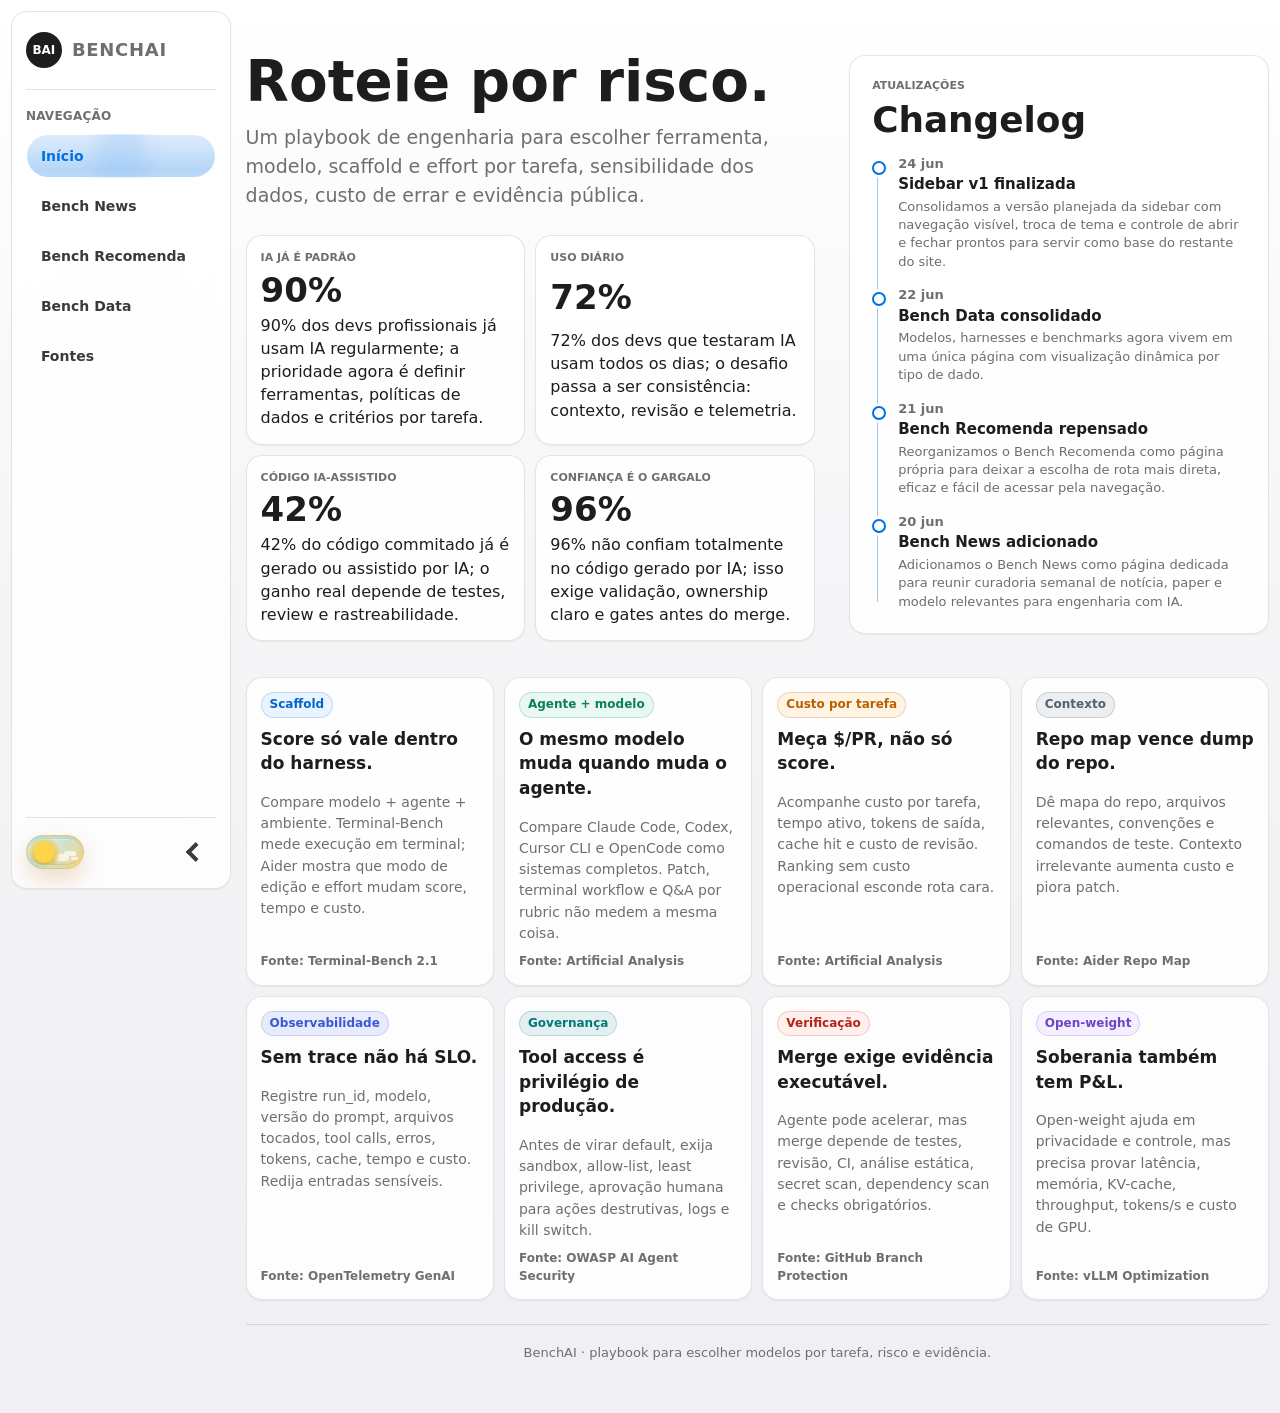
<file: site/index.html>
<!doctype html>
<html lang="pt-BR">
  <head>
    <meta charset="utf-8">
    <meta name="viewport" content="width=device-width, initial-scale=1">
    <title>BenchAI</title>
    <meta name="description" content="Playbook para escolher ferramentas e modelos de IA por tarefa, risco, governança, sensibilidade dos dados e evidência pública.">
    <meta name="theme-color" content="#f5f5f7">
    <link rel="canonical" href="https://bmb-bezerra.github.io/benchai/">
    <meta property="og:type" content="website">
    <meta property="og:site_name" content="BenchAI">
    <meta property="og:title" content="BenchAI">
    <meta property="og:description" content="Playbook para escolher ferramentas e modelos de IA por tarefa, risco, governança, sensibilidade dos dados e evidência pública.">
    <meta property="og:url" content="https://bmb-bezerra.github.io/benchai/">
    <meta name="twitter:card" content="summary">
    <meta name="twitter:title" content="BenchAI">
    <meta name="twitter:description" content="Playbook para escolher ferramentas e modelos de IA por tarefa, risco, governança, sensibilidade dos dados e evidência pública.">
    <link rel="stylesheet" href="assets/css/styles.css?v=20260625-sidebar-drop">
  </head>
  <body data-page="home">
    <a class="skip-link" href="#conteudo">Pular para o conteúdo</a>
    <button class="sidebar-reveal" id="sidebarReveal" type="button" aria-controls="sidebar" aria-expanded="true" aria-label="Mostrar sidebar" title="Mostrar sidebar"><span aria-hidden="true">☰</span></button>
    <header class="site-topbar" aria-label="Navegação compacta">
      <a class="topbar-brand" href="./">
        <span class="topbar-mark" aria-hidden="true">BAI</span>
        <span>BenchAI</span>
      </a>
      <nav class="topbar-nav" aria-label="Navegação principal compacta">
        <a href="./" data-nav-id="home" aria-current="page"><span>Início</span></a>
        <a href="bench-news.html" data-nav-id="bench-news"><span>Bench News</span></a>
        <a href="bench-recomenda.html" data-nav-id="bench-recomenda"><span>Bench Recomenda</span></a>
        <a href="bench-data.html" data-nav-id="bench-data"><span>Bench Data</span></a>
        <a href="fontes.html" data-nav-id="fontes"><span>Fontes</span></a>
      </nav>
      <div class="topbar-theme" data-theme-switch-host="topbar"></div>
    </header>

    <div class="app-shell">
      <aside class="sidebar" id="sidebar" aria-label="Navegação principal">
        <a class="brand" href="./">
          <span class="brand-mark" aria-hidden="true">BAI</span>
          <span>
            <span class="brand-title">BenchAI</span>
          </span>
        </a>
        <div class="sidebar-scroll">
          <div class="nav-label">Navegação</div>
          <nav class="nav-list" id="siteNav">
            <a href="./" data-nav-id="home" aria-current="page"><span class="nav-text">Início</span></a>
            <a href="bench-news.html" data-nav-id="bench-news"><span class="nav-text">Bench News</span></a>
            <a href="bench-recomenda.html" data-nav-id="bench-recomenda"><span class="nav-text">Bench Recomenda</span></a>
            <a href="bench-data.html" data-nav-id="bench-data"><span class="nav-text">Bench Data</span></a>
            <a href="fontes.html" data-nav-id="fontes"><span class="nav-text">Fontes</span></a>
          </nav>
        </div>
        <div class="sidebar-actions" aria-label="Controles da sidebar">
          <div class="sidebar-theme" data-theme-switch-host="sidebar">
            <button class="theme-switch" type="button" role="switch" aria-checked="false" aria-label="Mudar para tema escuro" title="Mudar para tema escuro" data-theme-switch>
              <span class="theme-switch-track" aria-hidden="true">
                <span class="theme-switch-thumb"></span>
              </span>
            </button>
          </div>
          <button class="sidebar-collapse" id="sidebarCollapse" type="button" aria-controls="sidebar" aria-label="Ocultar sidebar" title="Ocultar sidebar">‹</button>
        </div>
      </aside>

      <main class="main" id="conteudo">
        <section class="page-hero home-hero">
          <div class="home-intro">
            <h1>Roteie por risco.</h1>
            <p>
              Um playbook de engenharia para escolher ferramenta, modelo, scaffold e effort por tarefa,
              sensibilidade dos dados, custo de errar e evidência pública.
            </p>
          </div>
          <aside class="changelog-card" aria-labelledby="changelog-title">
            <div class="changelog-head">
              <div>
                <p class="eyebrow">Atualizações</p>
                <h2 id="changelog-title">Changelog</h2>
              </div>
            </div>
            <!-- Manter somente as 4 ultimas atualizacoes para o card nao crescer na home. -->
            <ol class="changelog-list" aria-label="Changelog do BenchAI">
              <li>
                <time datetime="2026-06-24">24 jun</time>
                <strong>Sidebar v1 finalizada</strong>
                <p>Consolidamos a versão planejada da sidebar com navegação visível, troca de tema e controle de abrir e fechar prontos para servir como base do restante do site.</p>
              </li>
              <li>
                <time datetime="2026-06-22">22 jun</time>
                <strong>Bench Data consolidado</strong>
                <p>Modelos, harnesses e benchmarks agora vivem em uma única página com visualização dinâmica por tipo de dado.</p>
              </li>
              <li>
                <time datetime="2026-06-21">21 jun</time>
                <strong>Bench Recomenda repensado</strong>
                <p>Reorganizamos o Bench Recomenda como página própria para deixar a escolha de rota mais direta, eficaz e fácil de acessar pela navegação.</p>
              </li>
              <li>
                <time datetime="2026-06-20">20 jun</time>
                <strong>Bench News adicionado</strong>
                <p>Adicionamos o Bench News como página dedicada para reunir curadoria semanal de notícia, paper e modelo relevantes para engenharia com IA.</p>
              </li>
            </ol>
          </aside>

          <div class="snapshot-grid" aria-label="Sinais operacionais">
            <a class="snapshot" href="https://blog.jetbrains.com/research/2026/04/which-ai-coding-tools-do-developers-actually-use-at-work/" target="_blank" rel="noopener noreferrer" aria-label="Abrir fonte da métrica IA já é padrão">
              <div class="snapshot-label">IA já é padrão</div>
              <div class="snapshot-value">90%</div>
              <p>90% dos devs profissionais já usam IA regularmente; a prioridade agora é definir ferramentas, políticas de dados e critérios por tarefa.</p>
            </a>
            <a class="snapshot" href="https://www.sonarsource.com/state-of-code-developer-survey-report.pdf" target="_blank" rel="noopener noreferrer" aria-label="Abrir fonte da métrica uso diário">
              <div class="snapshot-label">Uso diário</div>
              <div class="snapshot-value">72%</div>
              <p>72% dos devs que testaram IA usam todos os dias; o desafio passa a ser consistência: contexto, revisão e telemetria.</p>
            </a>
            <a class="snapshot" href="https://www.sonarsource.com/state-of-code-developer-survey-report.pdf" target="_blank" rel="noopener noreferrer" aria-label="Abrir fonte da métrica código IA-assistido">
              <div class="snapshot-label">Código IA-assistido</div>
              <div class="snapshot-value">42%</div>
              <p>42% do código commitado já é gerado ou assistido por IA; o ganho real depende de testes, review e rastreabilidade.</p>
            </a>
            <a class="snapshot" href="https://www.sonarsource.com/state-of-code-developer-survey-report.pdf" target="_blank" rel="noopener noreferrer" aria-label="Abrir fonte da métrica confiança é o gargalo">
              <div class="snapshot-label">Confiança é o gargalo</div>
              <div class="snapshot-value">96%</div>
              <p>96% não confiam totalmente no código gerado por IA; isso exige validação, ownership claro e gates antes do merge.</p>
            </a>
          </div>
        </section>

        <section class="section home-signals" aria-label="Sinais de decisão">
          <div class="signal-grid">
            <a class="source-card decision-signal" href="https://www.tbench.ai/leaderboard/terminal-bench/2.1" target="_blank" rel="noopener noreferrer" aria-label="Abrir fonte sobre comparação de scaffold no Terminal-Bench" data-track="home-signal" data-signal-id="scaffold" data-reviewed-at="2026-06-24">
              <span class="tag blue">Scaffold</span>
              <strong>Score só vale dentro do harness.</strong>
              <span class="desc">Compare modelo + agente + ambiente. Terminal-Bench mede execução em terminal; Aider mostra que modo de edição e effort mudam score, tempo e custo.</span>
              <span class="source-meta">Fonte: Terminal-Bench 2.1</span>
            </a>
            <a class="source-card decision-signal" href="https://artificialanalysis.ai/agents/coding-agents" target="_blank" rel="noopener noreferrer" aria-label="Abrir Artificial Analysis Coding Agent Index" data-track="home-signal" data-signal-id="agent-model" data-reviewed-at="2026-06-24">
              <span class="tag good">Agente + modelo</span>
              <strong>O mesmo modelo muda quando muda o agente.</strong>
              <span class="desc">Compare Claude Code, Codex, Cursor CLI e OpenCode como sistemas completos. Patch, terminal workflow e Q&amp;A por rubric não medem a mesma coisa.</span>
              <span class="source-meta">Fonte: Artificial Analysis</span>
            </a>
            <a class="source-card decision-signal" href="https://artificialanalysis.ai/agents/coding-agents" target="_blank" rel="noopener noreferrer" aria-label="Abrir comparação de custo e desempenho de agentes de coding" data-track="home-signal" data-signal-id="cost-per-task" data-reviewed-at="2026-06-24">
              <span class="tag warn">Custo por tarefa</span>
              <strong>Meça $/PR, não só score.</strong>
              <span class="desc">Acompanhe custo por tarefa, tempo ativo, tokens de saída, cache hit e custo de revisão. Ranking sem custo operacional esconde rota cara.</span>
              <span class="source-meta">Fonte: Artificial Analysis</span>
            </a>
            <a class="source-card decision-signal" href="https://aider.chat/docs/repomap.html" target="_blank" rel="noopener noreferrer" aria-label="Abrir documentação do Aider sobre repo map" data-track="home-signal" data-signal-id="context" data-reviewed-at="2026-06-24">
              <span class="tag slate">Contexto</span>
              <strong>Repo map vence dump do repo.</strong>
              <span class="desc">Dê mapa do repo, arquivos relevantes, convenções e comandos de teste. Contexto irrelevante aumenta custo e piora patch.</span>
              <span class="source-meta">Fonte: Aider Repo Map</span>
            </a>
            <a class="source-card decision-signal" href="https://github.com/open-telemetry/semantic-conventions-genai" target="_blank" rel="noopener noreferrer" aria-label="Abrir repositório de semantic conventions GenAI do OpenTelemetry" data-track="home-signal" data-signal-id="observability" data-reviewed-at="2026-06-24">
              <span class="tag indigo">Observabilidade</span>
              <strong>Sem trace não há SLO.</strong>
              <span class="desc">Registre run_id, modelo, versão do prompt, arquivos tocados, tool calls, erros, tokens, cache, tempo e custo. Redija entradas sensíveis.</span>
              <span class="source-meta">Fonte: OpenTelemetry GenAI</span>
            </a>
            <a class="source-card decision-signal" href="https://cheatsheetseries.owasp.org/cheatsheets/AI_Agent_Security_Cheat_Sheet.html" target="_blank" rel="noopener noreferrer" aria-label="Abrir checklist OWASP de segurança para agentes de IA" data-track="home-signal" data-signal-id="governance" data-reviewed-at="2026-06-24">
              <span class="tag teal">Governança</span>
              <strong>Tool access é privilégio de produção.</strong>
              <span class="desc">Antes de virar default, exija sandbox, allow-list, least privilege, aprovação humana para ações destrutivas, logs e kill switch.</span>
              <span class="source-meta">Fonte: OWASP AI Agent Security</span>
            </a>
            <a class="source-card decision-signal" href="https://docs.github.com/en/repositories/configuring-branches-and-merges-in-your-repository/managing-protected-branches/managing-a-branch-protection-rule" target="_blank" rel="noopener noreferrer" aria-label="Abrir documentação do GitHub sobre branch protection e required checks" data-track="home-signal" data-signal-id="verification" data-reviewed-at="2026-06-24">
              <span class="tag bad">Verificação</span>
              <strong>Merge exige evidência executável.</strong>
              <span class="desc">Agente pode acelerar, mas merge depende de testes, revisão, CI, análise estática, secret scan, dependency scan e checks obrigatórios.</span>
              <span class="source-meta">Fonte: GitHub Branch Protection</span>
            </a>
            <a class="source-card decision-signal" href="https://docs.vllm.ai/en/stable/configuration/optimization/" target="_blank" rel="noopener noreferrer" aria-label="Abrir documentação do vLLM sobre otimização de serving" data-track="home-signal" data-signal-id="open-weight" data-reviewed-at="2026-06-24">
              <span class="tag purple">Open-weight</span>
              <strong>Soberania também tem P&amp;L.</strong>
              <span class="desc">Open-weight ajuda em privacidade e controle, mas precisa provar latência, memória, KV-cache, throughput, tokens/s e custo de GPU.</span>
              <span class="source-meta">Fonte: vLLM Optimization</span>
            </a>
          </div>
        </section>

        <div class="foot">
          BenchAI · playbook para escolher modelos por tarefa, risco e evidência.
        </div>
      </main>
    </div>

    <script src="assets/js/shell.js?v=20260625-sidebar-drop"></script>
    <script src="assets/js/data.js?v=20260625-sidebar-drop"></script>
    <script src="assets/js/app.js?v=20260625-sidebar-drop"></script>
  </body>
</html>
</file>
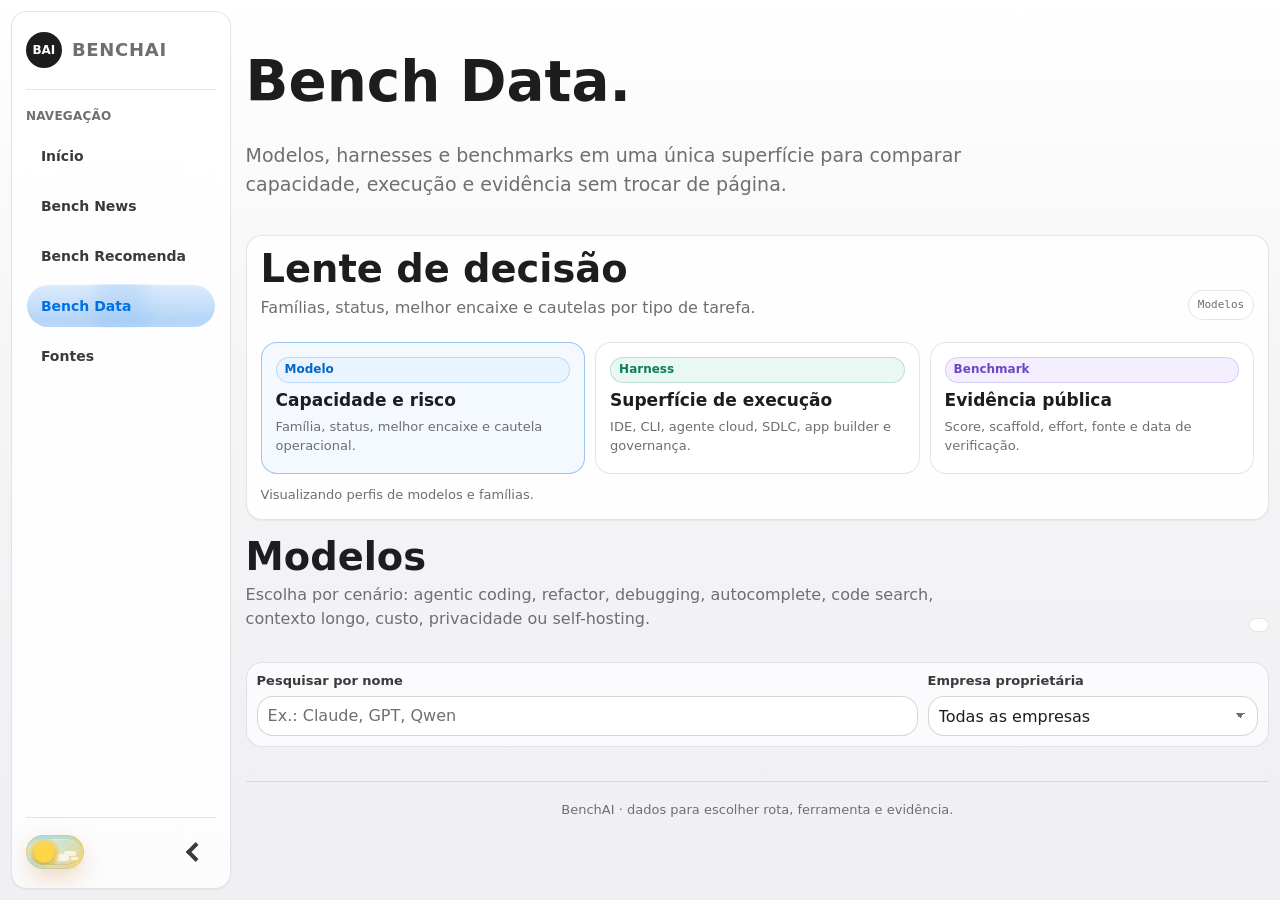
<file: site/bench-data.html>
<!doctype html>
<html lang="pt-BR">
  <head>
    <meta charset="utf-8">
    <meta name="viewport" content="width=device-width, initial-scale=1">
    <title>Bench Data - BenchAI</title>
    <meta name="description" content="Painel único para visualizar modelos, harnesses e benchmarks de IA para engenharia.">
    <meta name="theme-color" content="#f5f5f7">
    <link rel="canonical" href="https://bmb-bezerra.github.io/benchai/bench-data.html">
    <meta property="og:type" content="website">
    <meta property="og:site_name" content="BenchAI">
    <meta property="og:title" content="Bench Data - BenchAI">
    <meta property="og:description" content="Painel único para visualizar modelos, harnesses e benchmarks de IA para engenharia.">
    <meta property="og:url" content="https://bmb-bezerra.github.io/benchai/bench-data.html">
    <meta name="twitter:card" content="summary">
    <meta name="twitter:title" content="Bench Data - BenchAI">
    <meta name="twitter:description" content="Painel único para visualizar modelos, harnesses e benchmarks de IA para engenharia.">
    <link rel="stylesheet" href="assets/css/styles.css?v=20260625-sidebar-drop">
  </head>
  <body data-page="bench-data">
    <a class="skip-link" href="#conteudo">Pular para o conteúdo</a>
    <button class="sidebar-reveal" id="sidebarReveal" type="button" aria-controls="sidebar" aria-expanded="true" aria-label="Mostrar sidebar" title="Mostrar sidebar"><span aria-hidden="true">☰</span></button>
    <header class="site-topbar" aria-label="Navegação compacta">
      <a class="topbar-brand" href="./">
        <span class="topbar-mark" aria-hidden="true">BAI</span>
        <span>BenchAI</span>
      </a>
      <nav class="topbar-nav" aria-label="Navegação principal compacta">
        <a href="./" data-nav-id="home"><span>Início</span></a>
        <a href="bench-news.html" data-nav-id="bench-news"><span>Bench News</span></a>
        <a href="bench-recomenda.html" data-nav-id="bench-recomenda"><span>Bench Recomenda</span></a>
        <a href="bench-data.html" data-nav-id="bench-data" aria-current="page"><span>Bench Data</span></a>
        <a href="fontes.html" data-nav-id="fontes"><span>Fontes</span></a>
      </nav>
      <div class="topbar-theme" data-theme-switch-host="topbar"></div>
    </header>

    <div class="app-shell">
      <aside class="sidebar" id="sidebar" aria-label="Navegação principal">
        <a class="brand" href="./">
          <span class="brand-mark" aria-hidden="true">BAI</span>
          <span><span class="brand-title">BenchAI</span></span>
        </a>
        <div class="sidebar-scroll">
          <div class="nav-label">Navegação</div>
          <nav class="nav-list" id="siteNav">
            <a href="./" data-nav-id="home"><span class="nav-text">Início</span></a>
            <a href="bench-news.html" data-nav-id="bench-news"><span class="nav-text">Bench News</span></a>
            <a href="bench-recomenda.html" data-nav-id="bench-recomenda"><span class="nav-text">Bench Recomenda</span></a>
            <a href="bench-data.html" data-nav-id="bench-data" aria-current="page"><span class="nav-text">Bench Data</span></a>
            <a href="fontes.html" data-nav-id="fontes"><span class="nav-text">Fontes</span></a>
          </nav>
        </div>
        <div class="sidebar-actions" aria-label="Controles da sidebar">
          <div class="sidebar-theme" data-theme-switch-host="sidebar">
            <button class="theme-switch" type="button" role="switch" aria-checked="false" aria-label="Mudar para tema escuro" title="Mudar para tema escuro" data-theme-switch>
              <span class="theme-switch-track" aria-hidden="true">
                <span class="theme-switch-thumb"></span>
              </span>
            </button>
          </div>
          <button class="sidebar-collapse" id="sidebarCollapse" type="button" aria-controls="sidebar" aria-label="Ocultar sidebar" title="Ocultar sidebar">‹</button>
        </div>
      </aside>

      <main class="main" id="conteudo">
        <section class="page-hero">
          <h1>Bench Data.</h1>
          <p>Modelos, harnesses e benchmarks em uma única superfície para comparar capacidade, execução e evidência sem trocar de página.</p>
        </section>

        <section class="section bench-data-switch" data-bench-data data-initial-view="modelos" aria-labelledby="bench-data-title">
          <div class="section-head">
            <div>
              <h2 id="bench-data-title">Lente de decisão</h2>
              <p id="benchDataModeDesc">Famílias, status, melhor encaixe e cautelas por tipo de tarefa.</p>
            </div>
            <span class="section-chip" id="benchDataModeTitle">Modelos</span>
          </div>
          <div class="bench-data-tabs" role="tablist" aria-label="Visualizações do Bench Data">
            <button class="bench-data-tab" id="bench-tab-modelos" type="button" role="tab" aria-controls="bench-panel-modelos" aria-selected="true" data-bench-view="modelos">
              <span class="tag blue">Modelo</span>
              <strong>Capacidade e risco</strong>
              <span>Família, status, melhor encaixe e cautela operacional.</span>
            </button>
            <button class="bench-data-tab" id="bench-tab-harness" type="button" role="tab" aria-controls="bench-panel-harness" aria-selected="false" tabindex="-1" data-bench-view="harness">
              <span class="tag good">Harness</span>
              <strong>Superfície de execução</strong>
              <span>IDE, CLI, agente cloud, SDLC, app builder e governança.</span>
            </button>
            <button class="bench-data-tab" id="bench-tab-benchmarks" type="button" role="tab" aria-controls="bench-panel-benchmarks" aria-selected="false" tabindex="-1" data-bench-view="benchmarks">
              <span class="tag purple">Benchmark</span>
              <strong>Evidência pública</strong>
              <span>Score, scaffold, effort, fonte e data de verificação.</span>
            </button>
          </div>
          <p class="bench-data-status" id="benchDataModeStatus" aria-live="polite">Visualizando perfis de modelos e famílias.</p>
        </section>

        <section class="section bench-data-panel" id="bench-panel-modelos" role="tabpanel" aria-labelledby="bench-tab-modelos" data-bench-panel="modelos">
          <div class="section-head">
            <div>
              <h2>Modelos</h2>
              <p>Escolha por cenário: agentic coding, refactor, debugging, autocomplete, code search, contexto longo, custo, privacidade ou self-hosting.</p>
            </div>
            <span class="section-chip" id="modelResultCount"></span>
          </div>
          <div class="model-filter-panel" role="search" aria-label="Filtros de modelos">
            <div class="model-filter-control">
              <label for="modelSearch">Pesquisar por nome</label>
              <input id="modelSearch" type="search" autocomplete="off" placeholder="Ex.: Claude, GPT, Qwen">
            </div>
            <div class="model-filter-control">
              <label for="modelOwnerFilter">Empresa proprietária</label>
              <select id="modelOwnerFilter">
                <option value="">Todas as empresas</option>
              </select>
            </div>
          </div>
          <div class="model-grid bench-data-grid" id="modelGrid" aria-live="polite"></div>
          <p class="model-empty" id="modelEmpty" hidden>Nenhum modelo encontrado com esses filtros.</p>
        </section>

        <section class="section bench-data-panel" id="bench-panel-harness" role="tabpanel" aria-labelledby="bench-tab-harness" data-bench-panel="harness" hidden>
          <div class="section-head">
            <div>
              <h2>Harness</h2>
              <p>Compare superfícies de execução por liberdade de modelo, produtividade diária, enterprise, app builders e rotas legadas.</p>
            </div>
            <span class="section-chip" id="harnessResultCount"></span>
          </div>
          <div class="model-filter-panel" role="search" aria-label="Filtros de harness">
            <div class="model-filter-control">
              <label for="harnessSearch">Pesquisar por ferramenta</label>
              <input id="harnessSearch" type="search" autocomplete="off" placeholder="Ex.: Codex, Cursor, Cline">
            </div>
            <div class="model-filter-control">
              <label for="harnessCategoryFilter">Grupo operacional</label>
              <select id="harnessCategoryFilter">
                <option value="">Todos os grupos</option>
              </select>
            </div>
          </div>
          <div class="model-grid bench-data-grid" id="harnessGrid" aria-live="polite"></div>
          <p class="model-empty" id="harnessEmpty" hidden>Nenhum harness encontrado com esses filtros.</p>
        </section>

        <section class="section bench-data-panel" id="bench-panel-benchmarks" role="tabpanel" aria-labelledby="bench-tab-benchmarks" data-bench-panel="benchmarks" hidden>
          <div class="section-head">
            <div>
              <h2>Benchmarks</h2>
              <p>Compare benchmark, versão, ferramenta, modelo, scaffold e effort. O teste no repositório continua sendo a decisão final.</p>
            </div>
            <span class="section-chip">evidência ≠ ranking universal</span>
          </div>
          <div class="benchmark-list" id="benchmarkList"></div>

          <div class="section-head bench-data-subhead">
            <div>
              <h2>Notas de leitura</h2>
              <p>Use as notas para separar sinal público, claim de fornecedor, histórico e validação local.</p>
            </div>
          </div>
          <div class="source-grid" id="benchmarkNotes"></div>
        </section>

        <div class="foot">BenchAI · dados para escolher rota, ferramenta e evidência.</div>
      </main>
    </div>

    <script src="assets/js/shell.js?v=20260625-sidebar-drop"></script>
    <script src="assets/js/data.js?v=20260625-sidebar-drop"></script>
    <script src="assets/js/app.js?v=20260625-sidebar-drop"></script>
  </body>
</html>
</file>
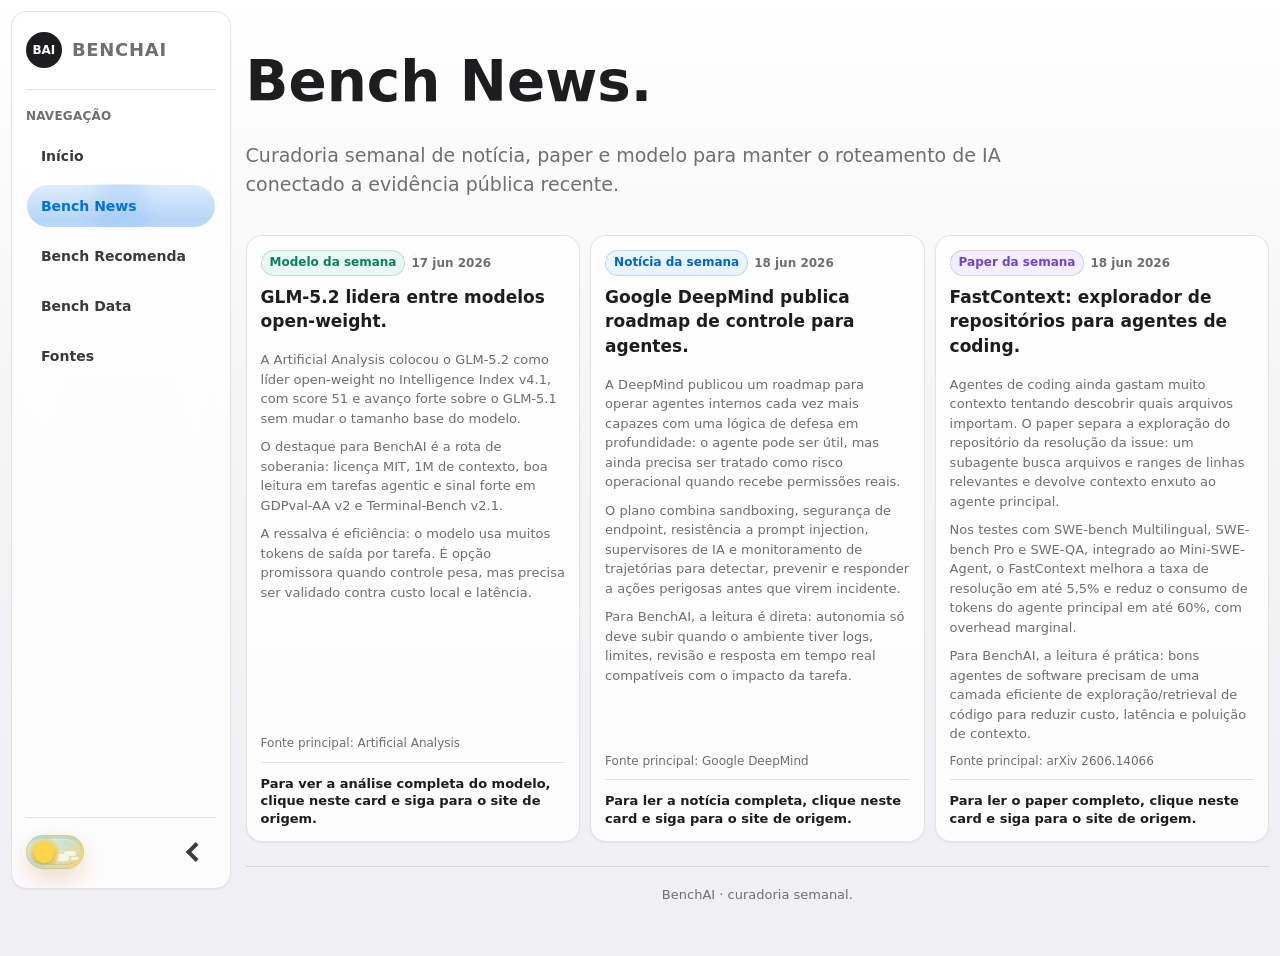
<file: site/bench-news.html>
<!doctype html>
<html lang="pt-BR">
  <head>
    <meta charset="utf-8">
    <meta name="viewport" content="width=device-width, initial-scale=1">
    <title>Bench News - BenchAI</title>
    <meta name="description" content="Curadoria semanal do BenchAI com notícia, paper e modelo relevantes para IA aplicada a engenharia de software.">
    <meta name="theme-color" content="#f5f5f7">
    <link rel="canonical" href="https://bmb-bezerra.github.io/benchai/bench-news.html">
    <meta property="og:type" content="website">
    <meta property="og:site_name" content="BenchAI">
    <meta property="og:title" content="Bench News - BenchAI">
    <meta property="og:description" content="Curadoria semanal do BenchAI com notícia, paper e modelo relevantes para IA aplicada a engenharia de software.">
    <meta property="og:url" content="https://bmb-bezerra.github.io/benchai/bench-news.html">
    <meta name="twitter:card" content="summary">
    <meta name="twitter:title" content="Bench News - BenchAI">
    <meta name="twitter:description" content="Curadoria semanal do BenchAI com notícia, paper e modelo relevantes para IA aplicada a engenharia de software.">
    <link rel="stylesheet" href="assets/css/styles.css?v=20260625-sidebar-drop">
  </head>
  <body data-page="bench-news">
    <a class="skip-link" href="#conteudo">Pular para o conteúdo</a>
    <button class="sidebar-reveal" id="sidebarReveal" type="button" aria-controls="sidebar" aria-expanded="true" aria-label="Mostrar sidebar" title="Mostrar sidebar"><span aria-hidden="true">☰</span></button>
    <header class="site-topbar" aria-label="Navegação compacta">
      <a class="topbar-brand" href="./">
        <span class="topbar-mark" aria-hidden="true">BAI</span>
        <span>BenchAI</span>
      </a>
      <nav class="topbar-nav" aria-label="Navegação principal compacta">
        <a href="./" data-nav-id="home"><span>Início</span></a>
        <a href="bench-news.html" data-nav-id="bench-news" aria-current="page"><span>Bench News</span></a>
        <a href="bench-recomenda.html" data-nav-id="bench-recomenda"><span>Bench Recomenda</span></a>
        <a href="bench-data.html" data-nav-id="bench-data"><span>Bench Data</span></a>
        <a href="fontes.html" data-nav-id="fontes"><span>Fontes</span></a>
      </nav>
      <div class="topbar-theme" data-theme-switch-host="topbar"></div>
    </header>

    <div class="app-shell">
      <aside class="sidebar" id="sidebar" aria-label="Navegação principal">
        <a class="brand" href="./">
          <span class="brand-mark" aria-hidden="true">BAI</span>
          <span><span class="brand-title">BenchAI</span></span>
        </a>
        <div class="sidebar-scroll">
          <div class="nav-label">Navegação</div>
          <nav class="nav-list" id="siteNav">
            <a href="./" data-nav-id="home"><span class="nav-text">Início</span></a>
            <a href="bench-news.html" data-nav-id="bench-news" aria-current="page"><span class="nav-text">Bench News</span></a>
            <a href="bench-recomenda.html" data-nav-id="bench-recomenda"><span class="nav-text">Bench Recomenda</span></a>
            <a href="bench-data.html" data-nav-id="bench-data"><span class="nav-text">Bench Data</span></a>
            <a href="fontes.html" data-nav-id="fontes"><span class="nav-text">Fontes</span></a>
          </nav>
        </div>
        <div class="sidebar-actions" aria-label="Controles da sidebar">
          <div class="sidebar-theme" data-theme-switch-host="sidebar">
            <button class="theme-switch" type="button" role="switch" aria-checked="false" aria-label="Mudar para tema escuro" title="Mudar para tema escuro" data-theme-switch>
              <span class="theme-switch-track" aria-hidden="true">
                <span class="theme-switch-thumb"></span>
              </span>
            </button>
          </div>
          <button class="sidebar-collapse" id="sidebarCollapse" type="button" aria-controls="sidebar" aria-label="Ocultar sidebar" title="Ocultar sidebar">‹</button>
        </div>
      </aside>

      <main class="main" id="conteudo">
        <section class="page-hero">
          <h1>Bench News.</h1>
          <p>Curadoria semanal de notícia, paper e modelo para manter o roteamento de IA conectado a evidência pública recente.</p>
        </section>

        <section class="section weekly-picks" aria-label="Curadoria da semana">
          <div class="weekly-grid">
            <a class="source-card weekly-card" href="https://artificialanalysis.ai/articles/glm-5-2-is-the-new-leading-open-weights-model-on-the-artificial-analysis-intelligence-index" target="_blank" rel="noopener noreferrer" aria-label="Abrir modelo da semana na Artificial Analysis">
              <span class="tag-row">
                <span class="tag good">Modelo da semana</span>
                <time datetime="2026-06-17">17 jun 2026</time>
              </span>
              <strong>GLM-5.2 lidera entre modelos open-weight.</strong>
              <span class="weekly-summary">
                <span>A Artificial Analysis colocou o GLM-5.2 como líder open-weight no Intelligence Index v4.1, com score 51 e avanço forte sobre o GLM-5.1 sem mudar o tamanho base do modelo.</span>
                <span>O destaque para BenchAI é a rota de soberania: licença MIT, 1M de contexto, boa leitura em tarefas agentic e sinal forte em GDPval-AA v2 e Terminal-Bench v2.1.</span>
                <span>A ressalva é eficiência: o modelo usa muitos tokens de saída por tarefa. É opção promissora quando controle pesa, mas precisa ser validado contra custo local e latência.</span>
              </span>
              <span class="source-meta">Fonte principal: Artificial Analysis</span>
              <span class="weekly-cta">Para ver a análise completa do modelo, clique neste card e siga para o site de origem.</span>
            </a>
            <a class="source-card weekly-card" href="https://deepmind.google/blog/securing-the-future-of-ai-agents/" target="_blank" rel="noopener noreferrer" aria-label="Abrir notícia da semana da Google DeepMind">
              <span class="tag-row">
                <span class="tag blue">Notícia da semana</span>
                <time datetime="2026-06-18">18 jun 2026</time>
              </span>
              <strong>Google DeepMind publica roadmap de controle para agentes.</strong>
              <span class="weekly-summary">
                <span>A DeepMind publicou um roadmap para operar agentes internos cada vez mais capazes com uma lógica de defesa em profundidade: o agente pode ser útil, mas ainda precisa ser tratado como risco operacional quando recebe permissões reais.</span>
                <span>O plano combina sandboxing, segurança de endpoint, resistência a prompt injection, supervisores de IA e monitoramento de trajetórias para detectar, prevenir e responder a ações perigosas antes que virem incidente.</span>
                <span>Para BenchAI, a leitura é direta: autonomia só deve subir quando o ambiente tiver logs, limites, revisão e resposta em tempo real compatíveis com o impacto da tarefa.</span>
              </span>
              <span class="source-meta">Fonte principal: Google DeepMind</span>
              <span class="weekly-cta">Para ler a notícia completa, clique neste card e siga para o site de origem.</span>
            </a>
            <a class="source-card weekly-card" href="https://arxiv.org/abs/2606.14066" target="_blank" rel="noopener noreferrer" aria-label="Abrir paper da semana FastContext no arXiv">
              <span class="tag-row">
                <span class="tag purple">Paper da semana</span>
                <time datetime="2026-06-18">18 jun 2026</time>
              </span>
              <strong>FastContext: explorador de repositórios para agentes de coding.</strong>
              <span class="weekly-summary">
                <span>Agentes de coding ainda gastam muito contexto tentando descobrir quais arquivos importam. O paper separa a exploração do repositório da resolução da issue: um subagente busca arquivos e ranges de linhas relevantes e devolve contexto enxuto ao agente principal.</span>
                <span>Nos testes com SWE-bench Multilingual, SWE-bench Pro e SWE-QA, integrado ao Mini-SWE-Agent, o FastContext melhora a taxa de resolução em até 5,5% e reduz o consumo de tokens do agente principal em até 60%, com overhead marginal.</span>
                <span>Para BenchAI, a leitura é prática: bons agentes de software precisam de uma camada eficiente de exploração/retrieval de código para reduzir custo, latência e poluição de contexto.</span>
              </span>
              <span class="source-meta">Fonte principal: arXiv 2606.14066</span>
              <span class="weekly-cta">Para ler o paper completo, clique neste card e siga para o site de origem.</span>
            </a>
          </div>
        </section>

        <div class="foot">BenchAI · curadoria semanal.</div>
      </main>
    </div>

    <script src="assets/js/shell.js?v=20260625-sidebar-drop"></script>
    <script src="assets/js/data.js?v=20260625-sidebar-drop"></script>
    <script src="assets/js/app.js?v=20260625-sidebar-drop"></script>
  </body>
</html>
</file>
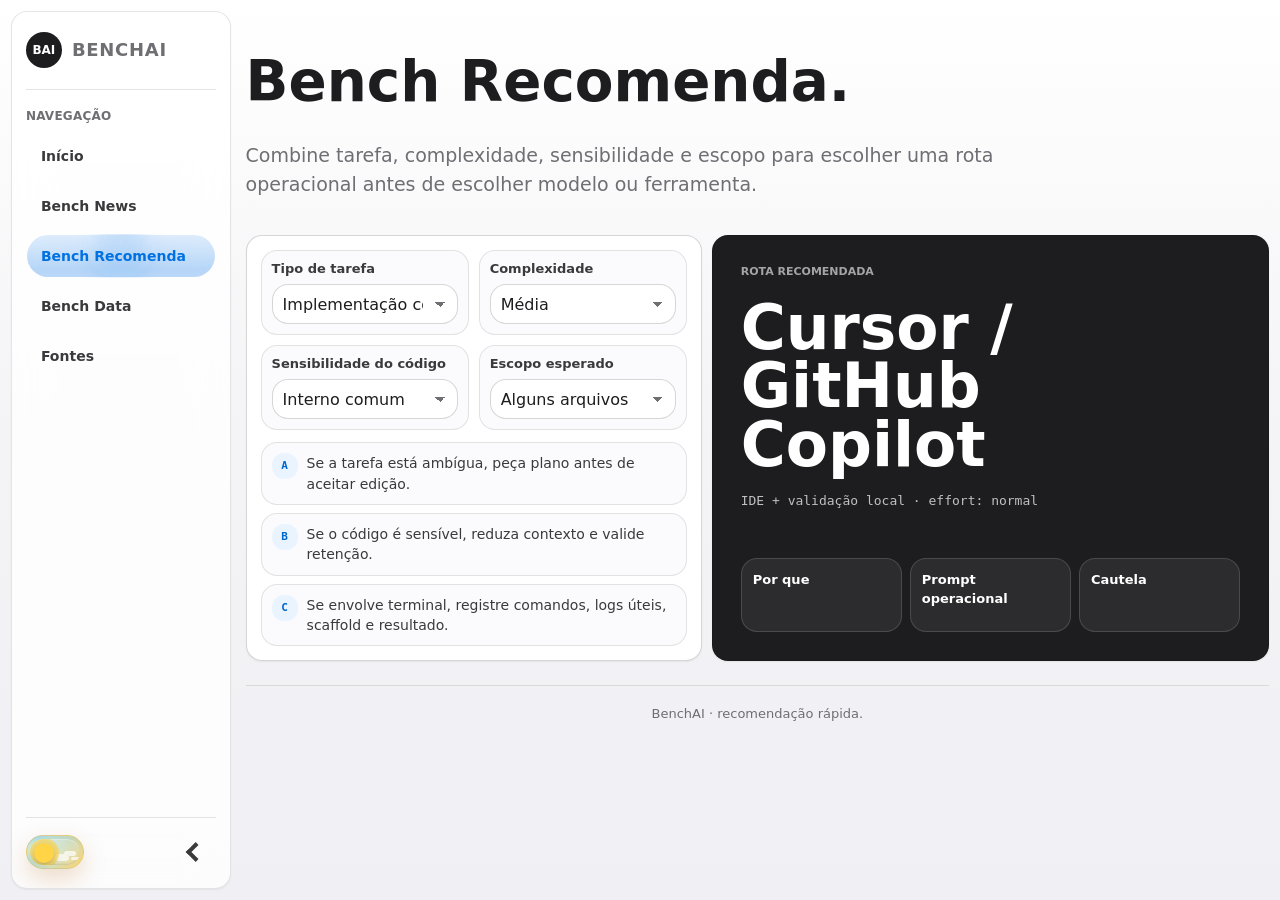
<file: site/bench-recomenda.html>
<!doctype html>
<html lang="pt-BR">
  <head>
    <meta charset="utf-8">
    <meta name="viewport" content="width=device-width, initial-scale=1">
    <title>Bench Recomenda - BenchAI</title>
    <meta name="description" content="Recomendação rápida de rota de IA por tarefa, complexidade, sensibilidade e escopo.">
    <meta name="theme-color" content="#f5f5f7">
    <link rel="canonical" href="https://bmb-bezerra.github.io/benchai/bench-recomenda.html">
    <meta property="og:type" content="website">
    <meta property="og:site_name" content="BenchAI">
    <meta property="og:title" content="Bench Recomenda - BenchAI">
    <meta property="og:description" content="Recomendação rápida de rota de IA por tarefa, complexidade, sensibilidade e escopo.">
    <meta property="og:url" content="https://bmb-bezerra.github.io/benchai/bench-recomenda.html">
    <meta name="twitter:card" content="summary">
    <meta name="twitter:title" content="Bench Recomenda - BenchAI">
    <meta name="twitter:description" content="Recomendação rápida de rota de IA por tarefa, complexidade, sensibilidade e escopo.">
    <link rel="stylesheet" href="assets/css/styles.css?v=20260625-sidebar-drop">
  </head>
  <body data-page="bench-recomenda">
    <a class="skip-link" href="#conteudo">Pular para o conteúdo</a>
    <button class="sidebar-reveal" id="sidebarReveal" type="button" aria-controls="sidebar" aria-expanded="true" aria-label="Mostrar sidebar" title="Mostrar sidebar"><span aria-hidden="true">☰</span></button>
    <header class="site-topbar" aria-label="Navegação compacta">
      <a class="topbar-brand" href="./">
        <span class="topbar-mark" aria-hidden="true">BAI</span>
        <span>BenchAI</span>
      </a>
      <nav class="topbar-nav" aria-label="Navegação principal compacta">
        <a href="./" data-nav-id="home"><span>Início</span></a>
        <a href="bench-news.html" data-nav-id="bench-news"><span>Bench News</span></a>
        <a href="bench-recomenda.html" data-nav-id="bench-recomenda" aria-current="page"><span>Bench Recomenda</span></a>
        <a href="bench-data.html" data-nav-id="bench-data"><span>Bench Data</span></a>
        <a href="fontes.html" data-nav-id="fontes"><span>Fontes</span></a>
      </nav>
      <div class="topbar-theme" data-theme-switch-host="topbar"></div>
    </header>

    <div class="app-shell">
      <aside class="sidebar" id="sidebar" aria-label="Navegação principal">
        <a class="brand" href="./">
          <span class="brand-mark" aria-hidden="true">BAI</span>
          <span><span class="brand-title">BenchAI</span></span>
        </a>
        <div class="sidebar-scroll">
          <div class="nav-label">Navegação</div>
          <nav class="nav-list" id="siteNav">
            <a href="./" data-nav-id="home"><span class="nav-text">Início</span></a>
            <a href="bench-news.html" data-nav-id="bench-news"><span class="nav-text">Bench News</span></a>
            <a href="bench-recomenda.html" data-nav-id="bench-recomenda" aria-current="page"><span class="nav-text">Bench Recomenda</span></a>
            <a href="bench-data.html" data-nav-id="bench-data"><span class="nav-text">Bench Data</span></a>
            <a href="fontes.html" data-nav-id="fontes"><span class="nav-text">Fontes</span></a>
          </nav>
        </div>
        <div class="sidebar-actions" aria-label="Controles da sidebar">
          <div class="sidebar-theme" data-theme-switch-host="sidebar">
            <button class="theme-switch" type="button" role="switch" aria-checked="false" aria-label="Mudar para tema escuro" title="Mudar para tema escuro" data-theme-switch>
              <span class="theme-switch-track" aria-hidden="true">
                <span class="theme-switch-thumb"></span>
              </span>
            </button>
          </div>
          <button class="sidebar-collapse" id="sidebarCollapse" type="button" aria-controls="sidebar" aria-label="Ocultar sidebar" title="Ocultar sidebar">‹</button>
        </div>
      </aside>

      <main class="main" id="conteudo">
        <section class="page-hero">
          <h1>Bench Recomenda.</h1>
          <p>Combine tarefa, complexidade, sensibilidade e escopo para escolher uma rota operacional antes de escolher modelo ou ferramenta.</p>
        </section>

        <section class="section" aria-label="Bench Recomenda">
          <div class="decision-lab">
            <div class="card strong">
              <div class="form-grid">
                <div class="field">
                  <label for="taskSelect">Tipo de tarefa</label>
                  <select id="taskSelect">
                    <option value="daily">Implementação comum</option>
                    <option value="architecture">Arquitetura / decisão técnica</option>
                    <option value="terminal">Terminal / build / CI / debug</option>
                    <option value="review">Code review crítico</option>
                    <option value="frontend">Front-end / UI / screenshot</option>
                    <option value="largeContext">Repo grande / contexto massivo</option>
                    <option value="migration">Migração / feature ponta a ponta</option>
                    <option value="simple">Microtarefa mecânica</option>
                  </select>
                </div>
                <div class="field">
                  <label for="complexitySelect">Complexidade</label>
                  <select id="complexitySelect">
                    <option value="low">Baixa</option>
                    <option value="medium" selected>Média</option>
                    <option value="high">Alta</option>
                  </select>
                </div>
                <div class="field">
                  <label for="sensitivitySelect">Sensibilidade do código</label>
                  <select id="sensitivitySelect">
                    <option value="public">Público / open source</option>
                    <option value="internal" selected>Interno comum</option>
                    <option value="confidential">Confidencial / cliente / estratégico</option>
                    <option value="regulated">Regulado / PII / segredo / credenciais</option>
                  </select>
                </div>
                <div class="field">
                  <label for="scopeSelect">Escopo esperado</label>
                  <select id="scopeSelect">
                    <option value="single">1 arquivo / patch curto</option>
                    <option value="few" selected>Alguns arquivos</option>
                    <option value="many">Muitos arquivos</option>
                    <option value="unknown">Escopo desconhecido</option>
                  </select>
                </div>
              </div>
              <div class="checklist">
                <div class="check-item"><div class="check-badge">A</div><div>Se a tarefa está ambígua, peça plano antes de aceitar edição.</div></div>
                <div class="check-item"><div class="check-badge">B</div><div>Se o código é sensível, reduza contexto e valide retenção.</div></div>
                <div class="check-item"><div class="check-badge">C</div><div>Se envolve terminal, registre comandos, logs úteis, scaffold e resultado.</div></div>
              </div>
            </div>

            <div class="result" aria-live="polite">
              <div class="result-label">Rota recomendada</div>
              <div class="result-model" id="recModel">Cursor / GitHub Copilot</div>
              <p class="result-mode" id="recMode">IDE + validação local · effort: normal</p>
              <div class="tag-row" id="recTags"></div>
              <div class="result-detail">
                <div class="result-box"><strong>Por que</strong><span id="recWhy"></span></div>
                <div class="result-box"><strong>Prompt operacional</strong><span id="recPrompt"></span></div>
                <div class="result-box"><strong>Cautela</strong><span id="recCaution"></span></div>
              </div>
            </div>
          </div>
        </section>

        <div class="foot">BenchAI · recomendação rápida.</div>
      </main>
    </div>

    <script src="assets/js/shell.js?v=20260625-sidebar-drop"></script>
    <script src="assets/js/data.js?v=20260625-sidebar-drop"></script>
    <script src="assets/js/app.js?v=20260625-sidebar-drop"></script>
  </body>
</html>
</file>
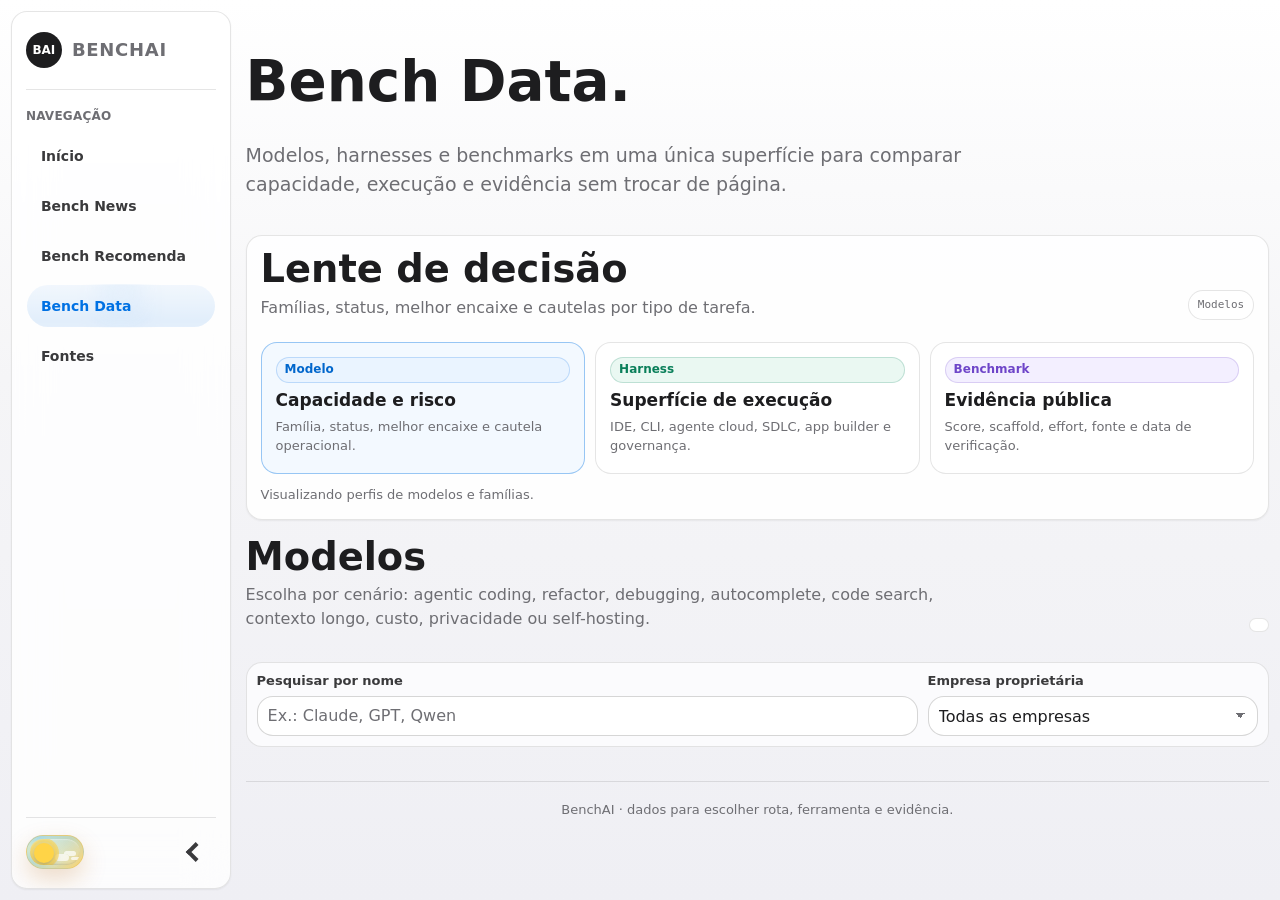
<file: site/benchmarks.html>
<!doctype html>
<html lang="pt-BR">
  <head>
    <meta charset="utf-8">
    <meta name="viewport" content="width=device-width, initial-scale=1">
    <meta name="robots" content="noindex">
    <meta http-equiv="refresh" content="0; url=bench-data.html#benchmarks">
    <title>Redirecionando para Bench Data - BenchAI</title>
    <meta name="theme-color" content="#f5f5f7">
    <link rel="canonical" href="https://bmb-bezerra.github.io/benchai/bench-data.html">
    <link rel="stylesheet" href="assets/css/styles.css?v=20260625-sidebar-drop">
  </head>
  <body class="error-page">
    <main class="error-card" aria-labelledby="redirect-title">
      <h1 id="redirect-title">Benchmarks agora está em Bench Data</h1>
      <p>A visualização de benchmarks foi consolidada na página Bench Data.</p>
      <div class="hero-actions">
        <a class="hero-action primary" href="bench-data.html#benchmarks">Abrir Bench Data</a>
      </div>
    </main>
  </body>
</html>
</file>
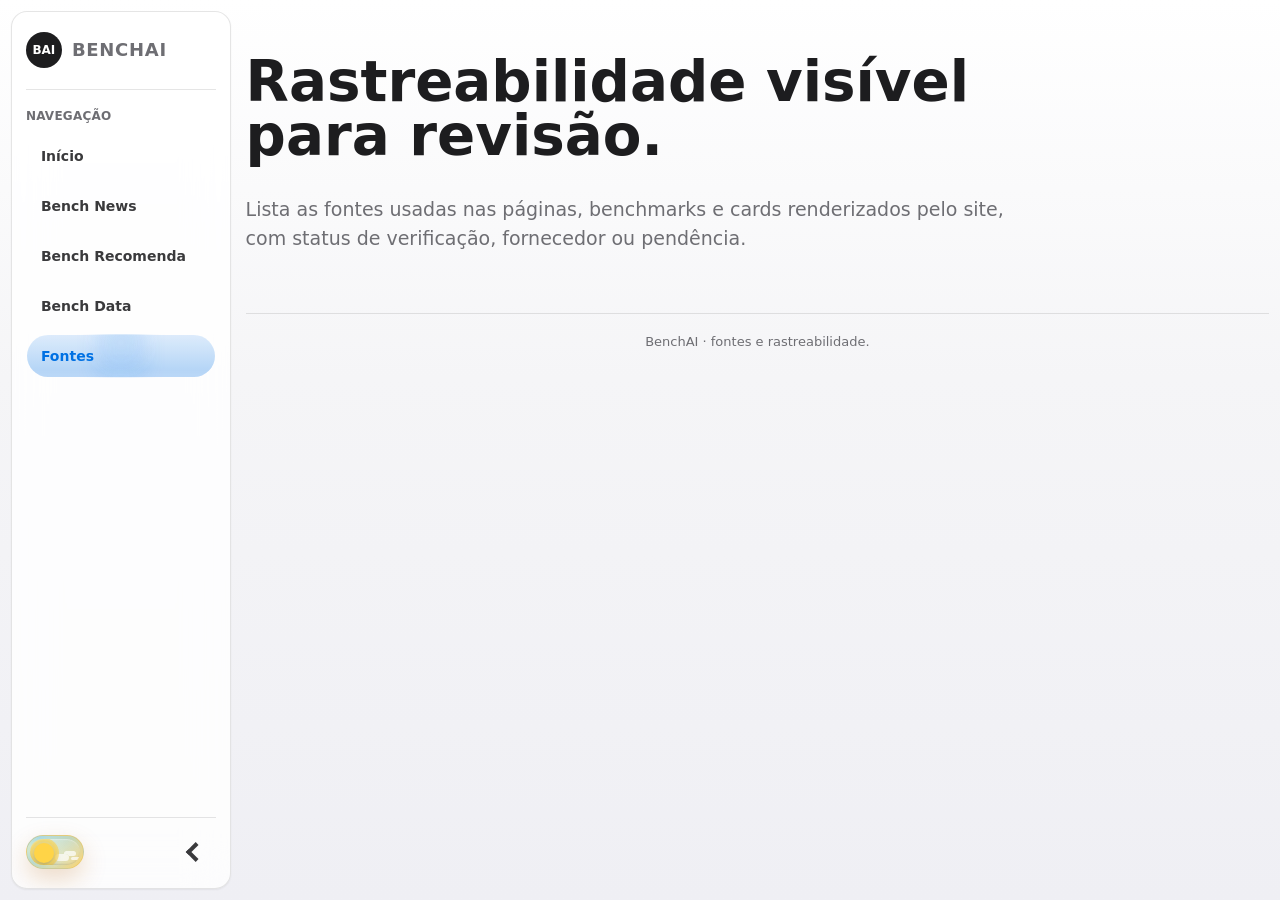
<file: site/fontes.html>
<!doctype html>
<html lang="pt-BR">
  <head>
    <meta charset="utf-8">
    <meta name="viewport" content="width=device-width, initial-scale=1">
    <title>Fontes - BenchAI</title>
    <meta name="description" content="Fontes públicas usadas para rastreabilidade do BenchAI.">
    <meta name="theme-color" content="#f5f5f7">
    <link rel="canonical" href="https://bmb-bezerra.github.io/benchai/fontes.html">
    <meta property="og:type" content="website">
    <meta property="og:site_name" content="BenchAI">
    <meta property="og:title" content="Fontes - BenchAI">
    <meta property="og:description" content="Fontes públicas usadas para rastreabilidade do BenchAI.">
    <meta property="og:url" content="https://bmb-bezerra.github.io/benchai/fontes.html">
    <meta name="twitter:card" content="summary">
    <meta name="twitter:title" content="Fontes - BenchAI">
    <meta name="twitter:description" content="Fontes públicas usadas para rastreabilidade do BenchAI.">
    <link rel="stylesheet" href="assets/css/styles.css?v=20260625-sidebar-drop">
  </head>
  <body data-page="fontes">
    <a class="skip-link" href="#conteudo">Pular para o conteúdo</a>
    <button class="sidebar-reveal" id="sidebarReveal" type="button" aria-controls="sidebar" aria-expanded="true" aria-label="Mostrar sidebar" title="Mostrar sidebar"><span aria-hidden="true">☰</span></button>
    <header class="site-topbar" aria-label="Navegação compacta">
      <a class="topbar-brand" href="./">
        <span class="topbar-mark" aria-hidden="true">BAI</span>
        <span>BenchAI</span>
      </a>
      <nav class="topbar-nav" aria-label="Navegação principal compacta">
        <a href="./" data-nav-id="home"><span>Início</span></a>
        <a href="bench-news.html" data-nav-id="bench-news"><span>Bench News</span></a>
        <a href="bench-recomenda.html" data-nav-id="bench-recomenda"><span>Bench Recomenda</span></a>
        <a href="bench-data.html" data-nav-id="bench-data"><span>Bench Data</span></a>
        <a href="fontes.html" data-nav-id="fontes" aria-current="page"><span>Fontes</span></a>
      </nav>
      <div class="topbar-theme" data-theme-switch-host="topbar"></div>
    </header>

    <div class="app-shell">
      <aside class="sidebar" id="sidebar" aria-label="Navegação principal">
        <a class="brand" href="./">
          <span class="brand-mark" aria-hidden="true">BAI</span>
          <span><span class="brand-title">BenchAI</span></span>
        </a>
        <div class="sidebar-scroll">
          <div class="nav-label">Navegação</div>
          <nav class="nav-list" id="siteNav">
            <a href="./" data-nav-id="home"><span class="nav-text">Início</span></a>
            <a href="bench-news.html" data-nav-id="bench-news"><span class="nav-text">Bench News</span></a>
            <a href="bench-recomenda.html" data-nav-id="bench-recomenda"><span class="nav-text">Bench Recomenda</span></a>
            <a href="bench-data.html" data-nav-id="bench-data"><span class="nav-text">Bench Data</span></a>
            <a href="fontes.html" data-nav-id="fontes" aria-current="page"><span class="nav-text">Fontes</span></a>
          </nav>
        </div>
        <div class="sidebar-actions" aria-label="Controles da sidebar">
          <div class="sidebar-theme" data-theme-switch-host="sidebar">
            <button class="theme-switch" type="button" role="switch" aria-checked="false" aria-label="Mudar para tema escuro" title="Mudar para tema escuro" data-theme-switch>
              <span class="theme-switch-track" aria-hidden="true">
                <span class="theme-switch-thumb"></span>
              </span>
            </button>
          </div>
          <button class="sidebar-collapse" id="sidebarCollapse" type="button" aria-controls="sidebar" aria-label="Ocultar sidebar" title="Ocultar sidebar">‹</button>
        </div>
      </aside>

      <main class="main" id="conteudo">
        <section class="page-hero">
          <h1>Rastreabilidade visível para revisão.</h1>
          <p>Lista as fontes usadas nas páginas, benchmarks e cards renderizados pelo site, com status de verificação, fornecedor ou pendência.</p>
        </section>

        <div class="section">
          <div class="source-grid" id="sourceGrid"></div>
        </div>

        <div class="foot">BenchAI · fontes e rastreabilidade.</div>
      </main>
    </div>

    <script src="assets/js/shell.js?v=20260625-sidebar-drop"></script>
    <script src="assets/js/data.js?v=20260625-sidebar-drop"></script>
    <script src="assets/js/app.js?v=20260625-sidebar-drop"></script>
  </body>
</html>
</file>
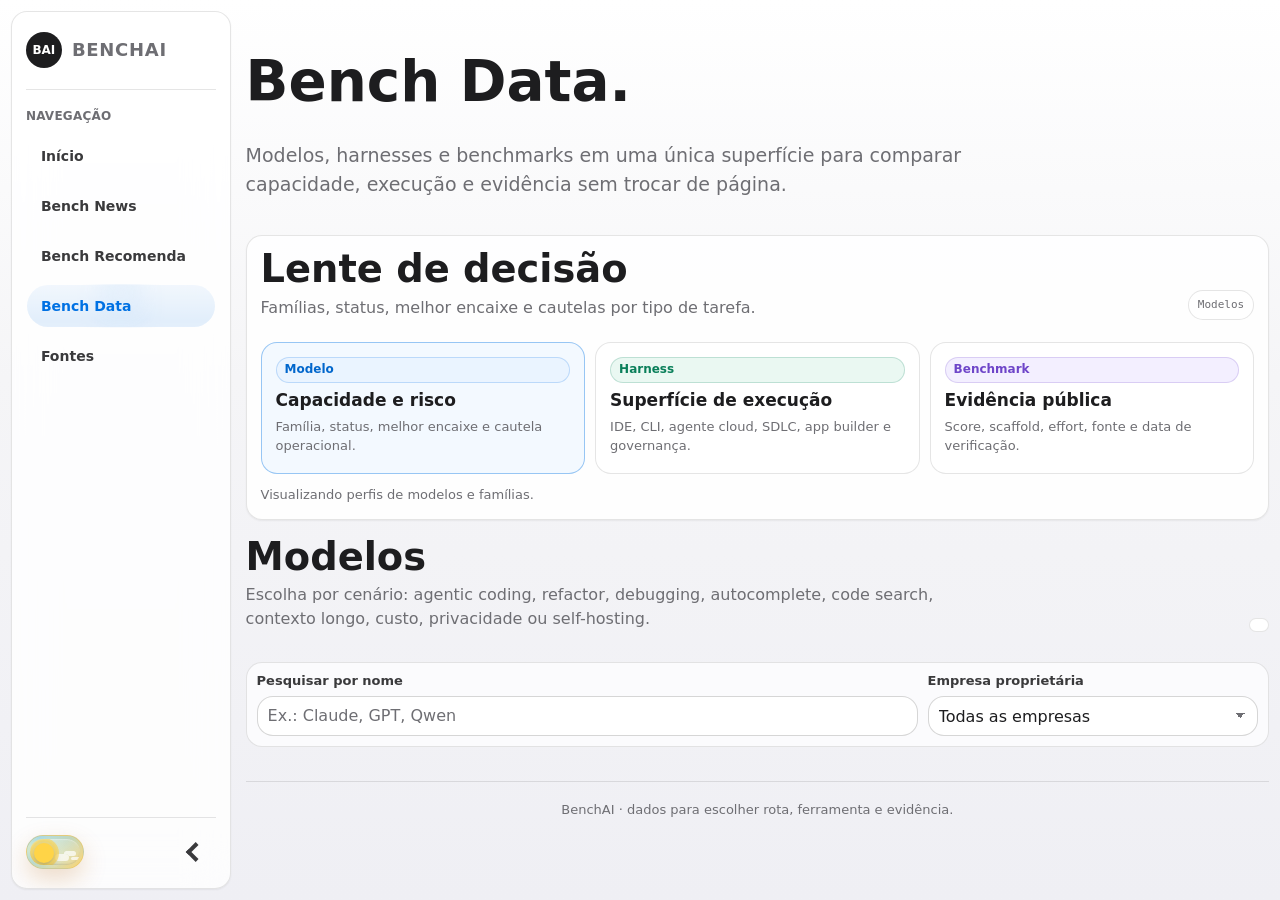
<file: site/ides.html>
<!doctype html>
<html lang="pt-BR">
  <head>
    <meta charset="utf-8">
    <meta name="viewport" content="width=device-width, initial-scale=1">
    <meta name="robots" content="noindex">
    <meta http-equiv="refresh" content="0; url=bench-data.html#harness">
    <title>Redirecionando para Bench Data - BenchAI</title>
    <meta name="theme-color" content="#f5f5f7">
    <link rel="canonical" href="https://bmb-bezerra.github.io/benchai/bench-data.html">
    <link rel="stylesheet" href="assets/css/styles.css?v=20260625-sidebar-drop">
  </head>
  <body class="error-page">
    <main class="error-card" aria-labelledby="redirect-title">
      <h1 id="redirect-title">Harness agora está em Bench Data</h1>
      <p>A visualização de harnesses foi consolidada na página Bench Data.</p>
      <div class="hero-actions">
        <a class="hero-action primary" href="bench-data.html#harness">Abrir Bench Data</a>
      </div>
    </main>
  </body>
</html>
</file>
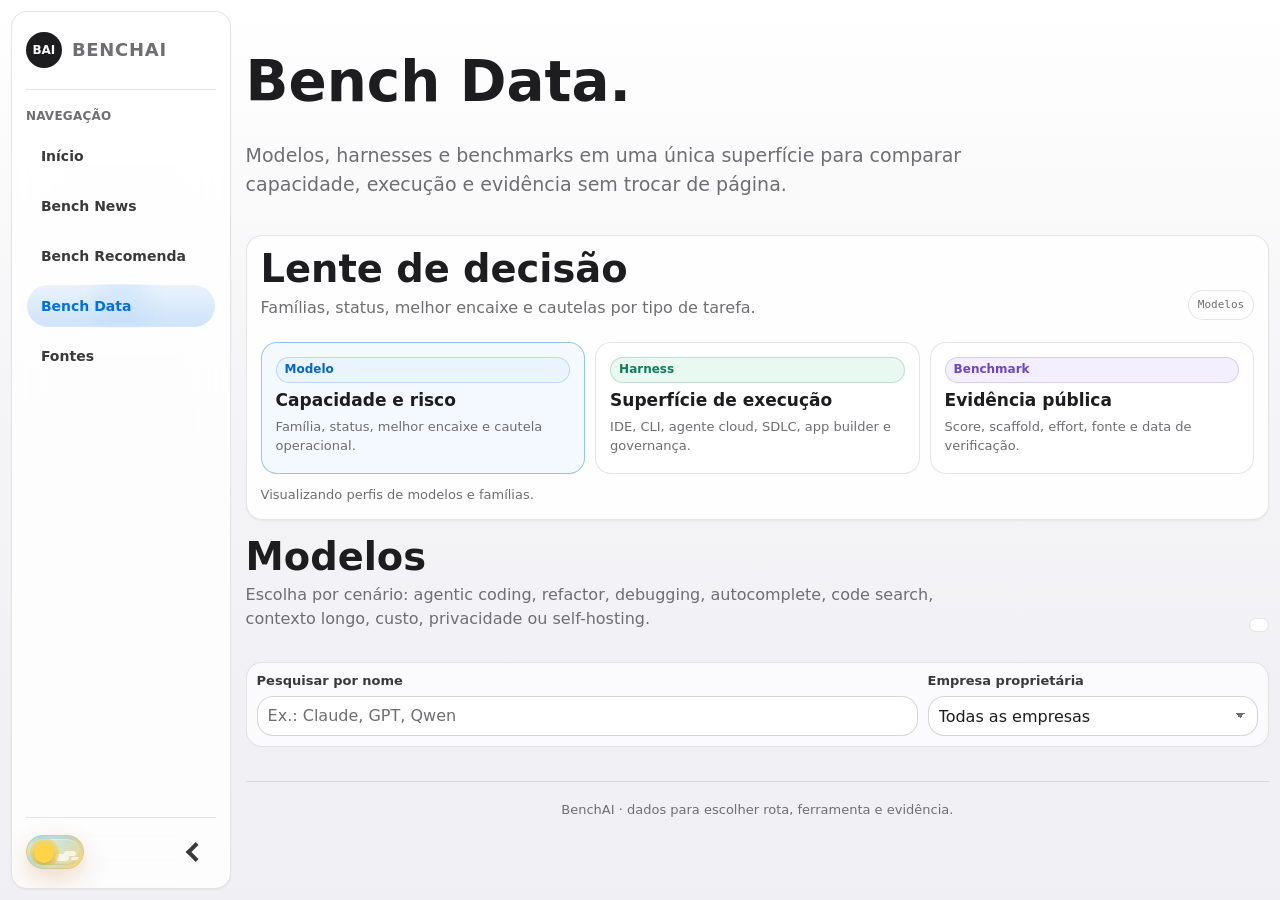
<file: site/modelos.html>
<!doctype html>
<html lang="pt-BR">
  <head>
    <meta charset="utf-8">
    <meta name="viewport" content="width=device-width, initial-scale=1">
    <meta name="robots" content="noindex">
    <meta http-equiv="refresh" content="0; url=bench-data.html#modelos">
    <title>Redirecionando para Bench Data - BenchAI</title>
    <meta name="theme-color" content="#f5f5f7">
    <link rel="canonical" href="https://bmb-bezerra.github.io/benchai/bench-data.html">
    <link rel="stylesheet" href="assets/css/styles.css?v=20260625-sidebar-drop">
  </head>
  <body class="error-page">
    <main class="error-card" aria-labelledby="redirect-title">
      <h1 id="redirect-title">Modelos agora está em Bench Data</h1>
      <p>A visualização de modelos foi consolidada na página Bench Data.</p>
      <div class="hero-actions">
        <a class="hero-action primary" href="bench-data.html#modelos">Abrir Bench Data</a>
      </div>
    </main>
  </body>
</html>
</file>
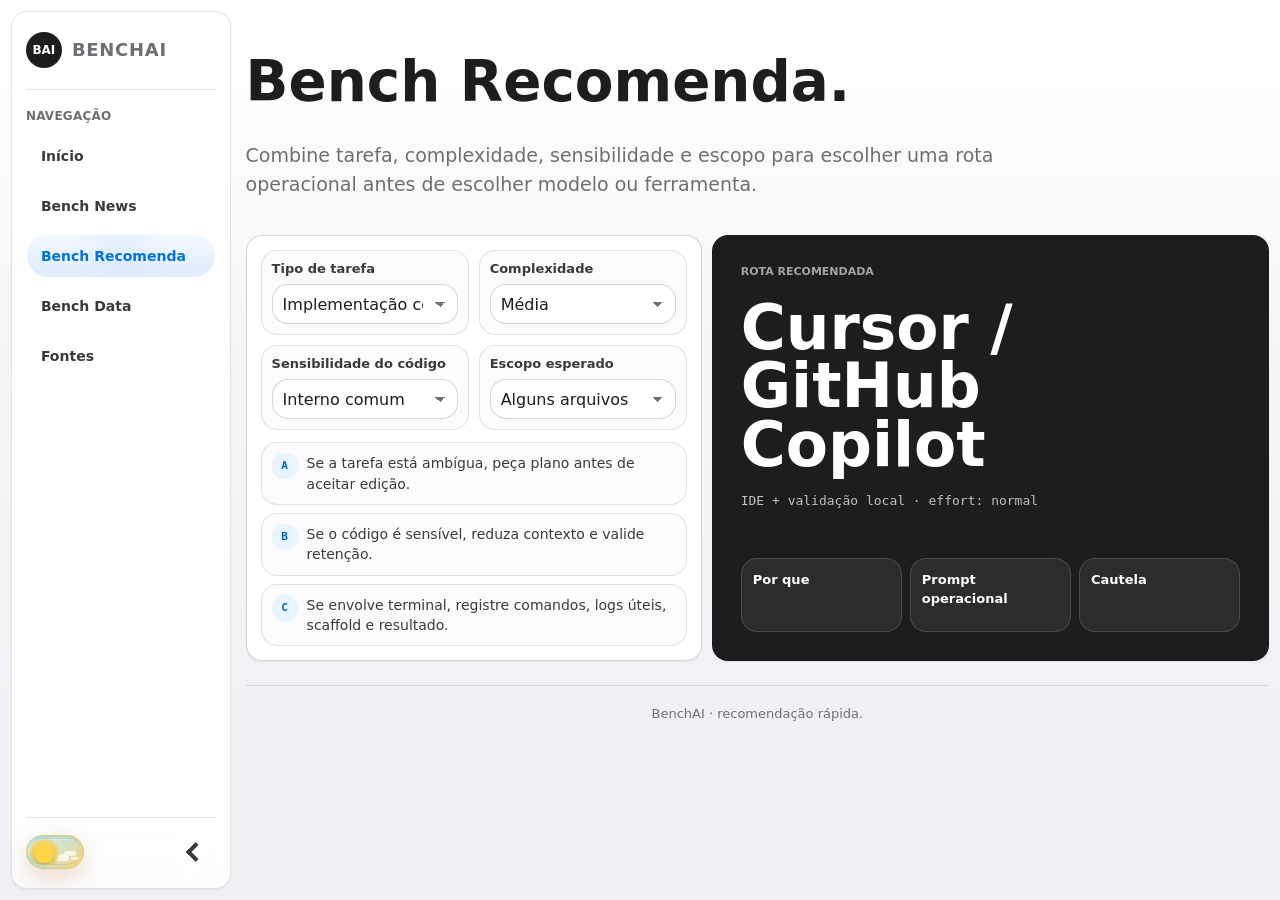
<file: site/recomendador.html>
<!doctype html>
<html lang="pt-BR">
  <head>
    <meta charset="utf-8">
    <meta name="viewport" content="width=device-width, initial-scale=1">
    <meta name="robots" content="noindex">
    <meta http-equiv="refresh" content="0; url=bench-recomenda.html">
    <title>Redirecionando para Bench Recomenda - BenchAI</title>
    <meta name="theme-color" content="#f5f5f7">
    <link rel="canonical" href="https://bmb-bezerra.github.io/benchai/bench-recomenda.html">
    <link rel="stylesheet" href="assets/css/styles.css?v=20260625-sidebar-drop">
  </head>
  <body class="error-page">
    <main class="error-card" aria-labelledby="redirect-title">
      <h1 id="redirect-title">Recomendador agora está em Bench Recomenda</h1>
      <p>A recomendação rápida de rota foi consolidada na página Bench Recomenda.</p>
      <div class="hero-actions">
        <a class="hero-action primary" href="bench-recomenda.html">Abrir Bench Recomenda</a>
      </div>
    </main>
  </body>
</html>
</file>
<file: site/assets/css/styles.css>
:root {
  color-scheme: light;
  --bg: #f5f5f7;
  --bg-top: #ffffff;
  --bg-bottom: #efeff4;
  --surface: #ffffff;
  --surface-soft: #fbfbfd;
  --surface-raised: rgba(255, 255, 255, 0.86);
  --text: #1d1d1f;
  --text-soft: #3a3a3c;
  --muted: #6e6e73;
  --mark-bg: #1d1d1f;
  --mark-text: #ffffff;
  --line: rgba(0, 0, 0, 0.1);
  --line-strong: rgba(0, 0, 0, 0.16);
  --blue: #0071e3;
  --green: #0a7f5a;
  --orange: #b85f00;
  --red: #b42318;
  --purple: #6e45c9;
  --teal: #007978;
  --indigo: #3858d6;
  --slate: #53616f;
  --teal-border: rgba(0, 121, 120, 0.2);
  --indigo-border: rgba(56, 88, 214, 0.2);
  --slate-border: rgba(83, 97, 111, 0.22);
  --blue-soft: #eaf4ff;
  --green-soft: #eaf8f2;
  --orange-soft: #fff3e3;
  --red-soft: #fff0ee;
  --purple-soft: #f3efff;
  --teal-soft: rgba(0, 121, 120, 0.1);
  --indigo-soft: rgba(56, 88, 214, 0.1);
  --slate-soft: rgba(83, 97, 111, 0.1);
  --radius: 16px;
  --radius-sm: 12px;
  --shadow-sm: 0 1px 2px rgba(0, 0, 0, 0.06);
  --shadow-md: 0 14px 36px rgba(0, 0, 0, 0.1);
  --result-bg: #1d1d1f;
  --result-fg: #ffffff;
  --sidebar-panel: rgba(255, 255, 255, 0.82);
  --topbar-panel: rgba(255, 255, 255, 0.88);
  --hover-surface: #f2f2f7;
  --hover-surface-strong: #f5f5f7;
  --nav-liquid-hover: rgba(58, 58, 60, 0.08);
  --nav-liquid-hover-strong: rgba(58, 58, 60, 0.14);
  --nav-liquid-active: rgba(0, 113, 227, 0.16);
  --nav-liquid-active-strong: rgba(0, 113, 227, 0.26);
  --switch-bg: #8fd7ff;
  --switch-bg-strong: #ffd66d;
  --switch-glow: rgba(255, 245, 181, 0.72);
  --switch-shadow: rgba(184, 95, 0, 0.22);
  --switch-orb: #ffd447;
  --switch-orb-glow: rgba(255, 211, 71, 0.58);
  --switch-cloud: rgba(255, 255, 255, 0.86);
  --meta-bg: #e8e8ed;
  --meta-border: rgba(0, 0, 0, 0.1);
  --signal-bg: linear-gradient(180deg, #fff 0%, #f8fbff 100%);
  --sidebar: 220px;
  --hero-rail: 260px;
  --font: -apple-system, BlinkMacSystemFont, "SF Pro Text", "Segoe UI", Inter, ui-sans-serif, system-ui, sans-serif;
  --mono: "SFMono-Regular", ui-monospace, Menlo, Consolas, monospace;
}

body[data-theme="dark"] {
  color-scheme: dark;
  --bg: #111113;
  --bg-top: #18181b;
  --bg-bottom: #0a0a0c;
  --surface: #1c1c1e;
  --surface-soft: #242426;
  --surface-raised: rgba(28, 28, 30, 0.88);
  --text: #f5f5f7;
  --text-soft: #d1d1d6;
  --muted: #98989d;
  --mark-bg: #050506;
  --mark-text: #ffffff;
  --line: rgba(255, 255, 255, 0.12);
  --line-strong: rgba(255, 255, 255, 0.22);
  --blue: #0a84ff;
  --green: #30d158;
  --orange: #ff9f0a;
  --red: #ff453a;
  --purple: #bf5af2;
  --teal: #64d2cd;
  --indigo: #8e9aff;
  --slate: #c0c8d2;
  --teal-border: rgba(100, 210, 205, 0.24);
  --indigo-border: rgba(142, 154, 255, 0.24);
  --slate-border: rgba(192, 200, 210, 0.22);
  --blue-soft: rgba(10, 132, 255, 0.16);
  --green-soft: rgba(48, 209, 88, 0.14);
  --orange-soft: rgba(255, 159, 10, 0.16);
  --red-soft: rgba(255, 69, 58, 0.16);
  --purple-soft: rgba(191, 90, 242, 0.16);
  --teal-soft: rgba(100, 210, 205, 0.14);
  --indigo-soft: rgba(142, 154, 255, 0.16);
  --slate-soft: rgba(192, 200, 210, 0.14);
  --shadow-sm: 0 1px 2px rgba(0, 0, 0, 0.28);
  --shadow-md: 0 16px 40px rgba(0, 0, 0, 0.34);
  --result-bg: #050506;
  --result-fg: #ffffff;
  --sidebar-panel: rgba(28, 28, 30, 0.84);
  --topbar-panel: rgba(28, 28, 30, 0.9);
  --hover-surface: #2c2c2e;
  --hover-surface-strong: #303033;
  --nav-liquid-hover: rgba(255, 255, 255, 0.09);
  --nav-liquid-hover-strong: rgba(255, 255, 255, 0.16);
  --nav-liquid-active: rgba(10, 132, 255, 0.22);
  --nav-liquid-active-strong: rgba(10, 132, 255, 0.34);
  --switch-bg: #102a72;
  --switch-bg-strong: #0a84ff;
  --switch-glow: rgba(142, 202, 255, 0.46);
  --switch-shadow: rgba(10, 132, 255, 0.28);
  --switch-orb: #f5f7ff;
  --switch-orb-glow: rgba(142, 202, 255, 0.48);
  --switch-cloud: rgba(210, 231, 255, 0.9);
  --meta-bg: #3a3a3c;
  --meta-border: rgba(255, 255, 255, 0.14);
  --signal-bg: linear-gradient(180deg, #1f1f22 0%, #181f27 100%);
}

* {
  box-sizing: border-box;
}

html {
  overflow-x: clip;
  scroll-behavior: smooth;
}

body {
  margin: 0;
  width: 100%;
  min-height: 100vh;
  overflow-x: hidden;
  background:
    linear-gradient(180deg, var(--bg-top) 0%, var(--bg) 42%, var(--bg-bottom) 100%);
  color: var(--text);
  font-family: var(--font);
  line-height: 1.45;
  -webkit-font-smoothing: antialiased;
  text-rendering: optimizeLegibility;
}

a {
  color: inherit;
}

button,
input,
select {
  font: inherit;
}

button {
  -webkit-tap-highlight-color: transparent;
}

code {
  font-family: var(--mono);
}

code {
  border: 1px solid var(--line);
  border-radius: var(--radius-sm);
  background: var(--surface-soft);
  padding: 0.08rem 0.28rem;
  font-size: 0.92em;
}

h1,
h2,
h3,
p {
  margin-top: 0;
}

p {
  margin-bottom: 0;
}

::selection {
  background: rgba(0, 113, 227, 0.14);
}

.skip-link {
  position: fixed;
  left: 14px;
  top: 14px;
  z-index: 1000;
  border-radius: var(--radius);
  background: var(--mark-bg);
  color: var(--mark-text);
  padding: 10px 12px;
  opacity: 0;
  pointer-events: none;
  transform: translateY(calc(-100% - 24px));
  transition: opacity 0.16s ease, transform 0.16s ease;
}

.skip-link:focus-visible {
  opacity: 1;
  pointer-events: auto;
  transform: translateY(0);
}

.app-shell {
  display: grid;
  grid-template-columns: var(--sidebar) minmax(0, 1fr);
  gap: clamp(12px, 1.15vw, 18px);
  width: 100%;
  max-width: none;
  margin: 0;
  padding: clamp(10px, 0.85vw, 14px);
}

.sidebar {
  position: fixed;
  left: clamp(10px, 0.85vw, 14px);
  top: clamp(10px, 0.85vw, 14px);
  z-index: 20;
  display: flex;
  flex-direction: column;
  width: var(--sidebar);
  height: calc(100svh - clamp(20px, 1.7vw, 28px));
  max-height: none;
  overflow: hidden;
  border: 1px solid var(--line);
  border-radius: var(--radius);
  background: var(--sidebar-panel);
  box-shadow: var(--shadow-sm);
  padding: 14px;
  backdrop-filter: blur(22px);
  transition: opacity 0.22s ease, transform 0.34s cubic-bezier(0.16, 1, 0.3, 1);
}

.sidebar-collapse {
  position: relative;
  display: inline-flex;
  align-items: center;
  justify-content: center;
  width: 44px;
  height: 44px;
  min-height: 44px;
  border: 0;
  border-radius: 0;
  background: transparent;
  color: var(--text-soft);
  cursor: pointer;
  font-size: 0;
  line-height: 1;
  padding: 0;
  transition: color 0.16s ease, opacity 0.18s ease, transform 0.24s cubic-bezier(0.16, 1, 0.3, 1);
}

.sidebar-collapse::before {
  content: "";
  position: absolute;
  left: 50%;
  top: 50%;
  width: 10px;
  height: 10px;
  border-bottom: 4px solid currentColor;
  border-left: 4px solid currentColor;
  transform: translate(-38%, -50%) rotate(45deg);
}

.sidebar-collapse:hover,
.sidebar-collapse:focus-visible {
  color: var(--text);
  outline: 0;
  transform: translateX(-1px) scale(1.02);
}

.sidebar-reveal {
  position: fixed;
  left: clamp(10px, 0.85vw, 14px);
  bottom: clamp(10px, 0.85vw, 14px);
  z-index: 45;
  display: inline-flex;
  align-items: center;
  justify-content: center;
  width: 44px;
  min-height: 44px;
  border: 1px solid var(--line);
  border-radius: var(--radius);
  background: var(--surface-raised);
  color: var(--text-soft);
  box-shadow: var(--shadow-sm);
  cursor: pointer;
  font-size: 0;
  font-weight: 660;
  line-height: 1;
  opacity: 0;
  padding: 0;
  pointer-events: none;
  backdrop-filter: blur(20px);
  transform: translate(calc(var(--sidebar) - 58px), 0) rotate(-180deg) scale(0.86);
  visibility: hidden;
  transition:
    background 0.16s ease,
    border-color 0.16s ease,
    color 0.16s ease,
    opacity 0.16s ease,
    transform 0.42s cubic-bezier(0.16, 1, 0.3, 1),
    visibility 0s linear 0.18s;
}

.sidebar-reveal span {
  display: none;
}

.sidebar-reveal::before {
  content: "";
  position: absolute;
  left: 50%;
  top: 50%;
  width: 10px;
  height: 10px;
  border-right: 4px solid currentColor;
  border-top: 4px solid currentColor;
  transform: translate(-62%, -50%) rotate(45deg);
}

.sidebar-reveal:hover,
.sidebar-reveal:focus-visible {
  border-color: var(--line-strong);
  background: var(--hover-surface-strong);
  color: var(--text);
  outline: 0;
  transform: translateX(1px);
}

.theme-switch {
  position: relative;
  display: inline-flex;
  align-items: center;
  justify-content: center;
  width: 58px;
  height: 34px;
  flex: 0 0 auto;
  margin-top: auto;
  overflow: hidden;
  border: 1px solid color-mix(in srgb, var(--switch-bg-strong) 48%, var(--line));
  border-radius: 999px;
  background: linear-gradient(135deg, var(--switch-bg) 0%, color-mix(in srgb, var(--switch-bg) 55%, var(--switch-bg-strong)) 52%, var(--switch-bg-strong) 100%);
  box-shadow: 0 10px 24px var(--switch-shadow);
  cursor: pointer;
  padding: 3px;
  backdrop-filter: blur(20px);
  transition: border-color 0.16s ease, box-shadow 0.16s ease, filter 0.16s ease, transform 0.16s ease;
  isolation: isolate;
}

.theme-switch::before,
.theme-switch::after {
  content: "";
  position: absolute;
  pointer-events: none;
  z-index: 0;
}

.theme-switch::before {
  inset: 0;
  border-radius: inherit;
  background:
    radial-gradient(circle at 22% 34%, var(--switch-glow) 0%, transparent 36%),
    radial-gradient(circle at 78% 72%, rgba(255, 255, 255, 0.18) 0%, transparent 30%);
  opacity: 0.8;
  transform: translateX(-14px) scaleX(0.86);
  transition: opacity 0.2s ease, transform 0.44s cubic-bezier(0.16, 1, 0.3, 1);
}

.theme-switch::after {
  left: 4px;
  top: 50%;
  width: 36px;
  height: 36px;
  border-radius: 999px;
  background: var(--switch-glow);
  filter: blur(12px);
  opacity: 0.72;
  transform: translate(0, -50%) scale(0.72);
  transition: opacity 0.24s ease, transform 0.56s cubic-bezier(0.16, 1, 0.3, 1);
}

.theme-switch:hover,
.theme-switch:focus-visible {
  border-color: color-mix(in srgb, var(--switch-bg-strong) 72%, var(--line-strong));
  box-shadow: 0 14px 30px var(--switch-shadow);
  filter: saturate(1.08);
  outline: 0;
  transform: translateY(-1px);
}

.theme-switch:hover::before,
.theme-switch:focus-visible::before {
  opacity: 1;
  transform: translateX(0) scaleX(1);
}

.theme-switch:hover::after,
.theme-switch:focus-visible::after {
  opacity: 0.92;
  transform: translate(18px, -50%) scale(1.08);
}

.theme-switch:focus-visible {
  box-shadow: 0 14px 30px var(--switch-shadow), 0 0 0 4px color-mix(in srgb, var(--switch-bg) 28%, transparent);
}

.sidebar-scroll {
  flex: 1 1 auto;
  min-height: 0;
  overflow: auto;
  padding-bottom: 12px;
}

.sidebar-actions {
  display: flex;
  flex: 0 0 auto;
  align-items: center;
  justify-content: space-between;
  gap: 12px;
  border-top: 1px solid var(--line);
  margin-top: 12px;
  padding-top: 12px;
}

.sidebar-theme {
  display: flex;
  align-items: center;
  min-width: 0;
}

.sidebar-theme .theme-switch {
  margin-top: 0;
}

.theme-switch-track {
  position: relative;
  display: block;
  z-index: 1;
  width: 100%;
  height: 100%;
  overflow: hidden;
  border-radius: 999px;
  background:
    radial-gradient(circle at 30% 44%, rgba(255, 255, 255, 0.32) 0%, transparent 24%),
    linear-gradient(135deg, rgba(255, 255, 255, 0.34), rgba(255, 255, 255, 0.08));
  box-shadow: inset 0 1px 1px rgba(255, 255, 255, 0.34), inset 0 -1px 2px rgba(0, 0, 0, 0.12);
  transition: background 0.18s ease, box-shadow 0.18s ease;
}

.theme-switch-track::before,
.theme-switch-track::after {
  content: "";
  position: absolute;
  pointer-events: none;
  transition: opacity 0.26s ease, transform 0.38s cubic-bezier(0.16, 1, 0.3, 1);
}

.theme-switch-track::before {
  left: 25px;
  top: 15px;
  width: 14px;
  height: 7px;
  border-radius: 999px;
  background: var(--switch-cloud);
  box-shadow: 8px -4px 0 -1px var(--switch-cloud), 14px 1px 0 -2px var(--switch-cloud);
  opacity: 0.82;
  transform: translateX(0);
}

.theme-switch-track::after {
  left: 12px;
  top: 7px;
  width: 3px;
  height: 3px;
  border-radius: 999px;
  background: rgba(255, 255, 255, 0.92);
  box-shadow: 12px 5px 0 rgba(255, 255, 255, 0.76), 26px -1px 0 rgba(255, 255, 255, 0.68), 34px 9px 0 rgba(255, 255, 255, 0.8);
  opacity: 0;
  transform: translateX(-8px) scale(0.8);
}

.theme-switch-thumb {
  position: absolute;
  left: 4px;
  top: 4px;
  z-index: 2;
  display: block;
  width: 20px;
  height: 20px;
  border-radius: 999px;
  background: var(--switch-orb);
  box-shadow: 0 4px 10px rgba(0, 0, 0, 0.22), 0 0 0 5px var(--switch-orb-glow);
  transition: background 0.18s ease, box-shadow 0.18s ease, transform 0.22s cubic-bezier(0.16, 1, 0.3, 1);
}

.theme-switch-thumb::before,
.theme-switch-thumb::after {
  content: "";
  position: absolute;
  border-radius: 999px;
  pointer-events: none;
  transition: opacity 0.2s ease, transform 0.26s cubic-bezier(0.16, 1, 0.3, 1);
}

.theme-switch-thumb::before {
  inset: -6px;
  border: 2px solid rgba(255, 212, 71, 0.42);
  opacity: 0.72;
  transform: scale(0.82);
}

.theme-switch-thumb::after {
  right: -1px;
  top: 2px;
  width: 17px;
  height: 17px;
  background: #0a1a45;
  opacity: 0;
  transform: translateX(5px) scale(0.78);
}

.theme-switch[aria-checked="true"] .theme-switch-track {
  background:
    radial-gradient(circle at 72% 28%, rgba(255, 255, 255, 0.2) 0%, transparent 22%),
    linear-gradient(135deg, rgba(255, 255, 255, 0.16), rgba(255, 255, 255, 0.04));
}

.theme-switch[aria-checked="true"] .theme-switch-track::before {
  opacity: 0;
  transform: translateX(16px) scale(0.8);
}

.theme-switch[aria-checked="true"] .theme-switch-track::after {
  opacity: 1;
  transform: translateX(0) scale(1);
}

.theme-switch[aria-checked="true"] .theme-switch-thumb {
  background: var(--switch-orb);
  box-shadow: 0 4px 12px rgba(0, 0, 0, 0.3), 0 0 0 5px var(--switch-orb-glow);
  transform: translateX(24px);
}

.theme-switch[aria-checked="true"] .theme-switch-thumb::before {
  opacity: 0;
  transform: scale(0.6);
}

.theme-switch[aria-checked="true"] .theme-switch-thumb::after {
  opacity: 1;
  transform: translateX(0) scale(1);
}

@media (prefers-reduced-motion: no-preference) {
  .theme-switch:hover .theme-switch-thumb::before,
  .theme-switch:focus-visible .theme-switch-thumb::before {
    transform: scale(1);
  }

  .theme-switch:hover .theme-switch-track::after,
  .theme-switch:focus-visible .theme-switch-track::after {
    transform: translateX(2px) scale(1.08);
  }
}

.brand {
  display: flex;
  align-items: center;
  gap: 10px;
  min-height: 64px;
  border-bottom: 1px solid var(--line);
  padding: 0 34px 14px 0;
  text-decoration: none;
}

.brand > span:last-child {
  min-width: 0;
}

.brand-mark {
  display: grid;
  width: 36px;
  height: 36px;
  flex: 0 0 auto;
  place-items: center;
  border-radius: 999px;
  background: var(--mark-bg);
  color: var(--mark-text);
  font-size: 12px;
  font-weight: 800;
  letter-spacing: 0;
}

.brand-title {
  display: block;
  margin: 0;
  color: var(--muted);
  font-size: 18px;
  font-weight: 780;
  line-height: 1.05;
  letter-spacing: 0.04em;
  overflow-wrap: anywhere;
  text-transform: uppercase;
}

.nav-label {
  margin: 18px 0 9px;
  color: var(--muted);
  font-size: 12px;
  font-weight: 760;
  letter-spacing: 0.02em;
  text-transform: uppercase;
}

.nav-list {
  display: grid;
  gap: 6px;
  position: relative;
  --nav-liquid-x: 0px;
  --nav-liquid-y: 0px;
  --nav-liquid-width: 100%;
  --nav-liquid-height: 44px;
}

.nav-indicator {
  position: absolute;
  top: 0;
  left: 0;
  z-index: 0;
  width: var(--nav-liquid-width);
  height: var(--nav-liquid-height);
  overflow: hidden;
  border: 0;
  border-radius: 999px;
  background: transparent;
  box-shadow: none;
  opacity: 0;
  pointer-events: none;
  scale: 1;
  transform: translate3d(var(--nav-liquid-x), var(--nav-liquid-y), 0);
  will-change: transform, width, height, border-radius, scale;
}

.nav-list[data-nav-liquid-ready="true"] .nav-indicator {
  opacity: 1;
  transition:
    transform 0.28s cubic-bezier(0.14, 0.9, 0.18, 1),
    width 0.22s cubic-bezier(0.14, 0.9, 0.18, 1),
    height 0.22s cubic-bezier(0.14, 0.9, 0.18, 1),
    opacity 0.14s ease;
}

.nav-indicator::before,
.nav-indicator::after {
  content: "";
  position: absolute;
  border-radius: inherit;
  pointer-events: none;
}

.nav-indicator::before {
  inset: 1px;
  background:
    radial-gradient(circle at 50% 20%, rgba(255, 255, 255, 0.32) 0%, transparent 30%),
    linear-gradient(180deg, rgba(255, 255, 255, 0.16) 0%, var(--nav-liquid-active) 46%, transparent 118%),
    var(--nav-liquid-active);
  background-position: 50% 22%, 0 0, 0 0;
  background-size: 120% 140%, 100% 180%, auto;
  opacity: 0.96;
  transform: scaleY(1);
}

.nav-indicator::after {
  left: 50%;
  right: auto;
  top: 0;
  bottom: auto;
  width: 54px;
  height: 72px;
  border-radius: 999px 999px 76% 76%;
  background: var(--nav-liquid-active-strong);
  filter: blur(12px);
  opacity: 0.58;
  transform: translate(-50%, -36%) scale(0.9);
}

.nav-list[data-nav-liquid-direction="down"] .nav-indicator::before {
  transform-origin: center top;
}

.nav-list[data-nav-liquid-mode="drop"] .nav-indicator {
  transform-origin: center top;
}

.nav-list[data-nav-liquid-moving="true"][data-nav-liquid-phase="a"] .nav-indicator {
  animation: nav-liquid-drop-shell-a 0.3s cubic-bezier(0.16, 0.95, 0.2, 1) both;
}

.nav-list[data-nav-liquid-moving="true"][data-nav-liquid-phase="b"] .nav-indicator {
  animation: nav-liquid-drop-shell-b 0.3s cubic-bezier(0.16, 0.95, 0.2, 1) both;
}

.nav-list[data-nav-liquid-moving="true"][data-nav-liquid-phase="a"] .nav-indicator::before {
  animation: nav-liquid-drop-fill-a 0.3s cubic-bezier(0.16, 0.95, 0.2, 1) both;
}

.nav-list[data-nav-liquid-moving="true"][data-nav-liquid-phase="b"] .nav-indicator::before {
  animation: nav-liquid-drop-fill-b 0.3s cubic-bezier(0.16, 0.95, 0.2, 1) both;
}

.nav-list[data-nav-liquid-moving="true"][data-nav-liquid-phase="a"] .nav-indicator::after {
  animation: nav-liquid-drop-blob-a 0.3s cubic-bezier(0.16, 0.95, 0.2, 1) both;
}

.nav-list[data-nav-liquid-moving="true"][data-nav-liquid-phase="b"] .nav-indicator::after {
  animation: nav-liquid-drop-blob-b 0.3s cubic-bezier(0.16, 0.95, 0.2, 1) both;
}

.nav-list a {
  position: relative;
  z-index: 1;
  display: flex;
  align-items: center;
  min-height: 44px;
  overflow: hidden;
  border: 1px solid transparent;
  border-radius: 999px;
  color: var(--text-soft);
  padding: 0 14px;
  text-decoration: none;
  transition: border-color 0.18s ease, box-shadow 0.18s ease, color 0.18s ease, transform 0.18s ease;
  isolation: isolate;
}

.nav-list a::before,
.nav-list a::after {
  content: "";
  position: absolute;
  pointer-events: none;
  z-index: 0;
}

.nav-list a::before {
  inset: 0;
  border-radius: inherit;
  background: var(--nav-liquid-hover);
  opacity: 0;
  transform: translateX(-18px) scaleX(0.72);
  transform-origin: left center;
  transition: opacity 0.2s ease, transform 0.44s cubic-bezier(0.16, 1, 0.3, 1), background 0.18s ease;
}

.nav-list a::after {
  left: 12px;
  top: 50%;
  width: 52px;
  height: 52px;
  border-radius: 999px;
  background: var(--nav-liquid-hover-strong);
  filter: blur(12px);
  opacity: 0;
  transform: translate(-34px, -50%) scale(0.5);
  transition: opacity 0.24s ease, transform 0.56s cubic-bezier(0.16, 1, 0.3, 1), background 0.18s ease;
}

.nav-text {
  position: relative;
  z-index: 1;
  min-width: 0;
  color: inherit;
  font-size: 14px;
  font-weight: 640;
  line-height: 1;
}

.nav-list a:hover,
.nav-list a:focus-visible {
  border-color: transparent;
  color: var(--text);
  outline: 0;
  transform: translateY(-1px);
}

.nav-list a:hover::before,
.nav-list a:focus-visible::before {
  opacity: 1;
  transform: translateX(0) scaleX(1);
  animation: liquid-settle 0.72s ease both;
}

.nav-list a:hover::after,
.nav-list a:focus-visible::after {
  opacity: 1;
  transform: translate(130px, -50%) scale(1.18);
}

.nav-list a[aria-current="page"] {
  background: transparent;
  border-color: transparent;
  box-shadow: none;
  color: var(--blue);
  font-weight: 700;
}

.nav-list a[aria-current="page"]::before {
  opacity: 0;
  background:
    linear-gradient(90deg, var(--nav-liquid-active) 0%, rgba(255, 255, 255, 0.08) 56%, transparent 100%),
    var(--nav-liquid-active);
  transform: translateX(0) scaleX(1);
  animation: none;
}

.nav-list a[aria-current="page"]::after {
  opacity: 0;
  background: var(--nav-liquid-active-strong);
  transform: translate(98px, -50%) scale(1.05);
  animation: none;
}

.nav-list a[aria-current="page"]:hover::before,
.nav-list a[aria-current="page"]:focus-visible::before {
  background:
    linear-gradient(90deg, var(--nav-liquid-active) 0%, rgba(255, 255, 255, 0.08) 56%, transparent 100%),
    var(--nav-liquid-active);
}

.nav-list a[aria-current="page"]:hover::after,
.nav-list a[aria-current="page"]:focus-visible::after {
  background: var(--nav-liquid-active-strong);
}

@keyframes liquid-settle {
  0% {
    border-radius: 999px 52% 52% 999px;
  }
  54% {
    border-radius: 999px 72% 64% 999px;
  }
  100% {
    border-radius: 999px;
  }
}

@keyframes liquid-drift {
  0%,
  100% {
    transform: translate(88px, -50%) scale(1.02);
  }
  50% {
    transform: translate(120px, -50%) scale(1.16);
  }
}

@keyframes nav-liquid-drop-shell-a {
  0% {
    border-radius: 999px 999px 74% 74%;
    filter: saturate(1);
    scale: 0.72 0.78;
  }
  52% {
    border-radius: 72% 72% 999px 999px;
    filter: saturate(1.2);
    scale: 0.9 1.12;
  }
  100% {
    border-radius: 999px;
    filter: saturate(1);
    scale: 1;
  }
}

@keyframes nav-liquid-drop-shell-b {
  0% {
    border-radius: 999px 999px 70% 70%;
    filter: saturate(1);
    scale: 0.78 0.74;
  }
  52% {
    border-radius: 70% 70% 999px 999px;
    filter: saturate(1.2);
    scale: 0.94 1.1;
  }
  100% {
    border-radius: 999px;
    filter: saturate(1);
    scale: 1;
  }
}

@keyframes nav-liquid-drop-fill-a {
  0% {
    opacity: 0.68;
    background-position: 50% -24%, 0 -72%, 0 0;
    transform: scaleY(0.72);
  }
  56% {
    opacity: 1;
    background-position: 50% 42%, 0 18%, 0 0;
    transform: scaleY(1.16);
  }
  100% {
    opacity: 0.96;
    background-position: 50% 22%, 0 0, 0 0;
    transform: scaleY(1);
  }
}

@keyframes nav-liquid-drop-fill-b {
  0% {
    opacity: 0.68;
    background-position: 50% -28%, 0 -80%, 0 0;
    transform: scaleY(0.7);
  }
  56% {
    opacity: 1;
    background-position: 50% 48%, 0 20%, 0 0;
    transform: scaleY(1.14);
  }
  100% {
    opacity: 0.96;
    background-position: 50% 22%, 0 0, 0 0;
    transform: scaleY(1);
  }
}

@keyframes nav-liquid-drop-blob-a {
  0% {
    opacity: 0.38;
    transform: translate(-50%, -88%) scale(0.62);
  }
  42% {
    opacity: 0.84;
    transform: translate(-48%, -28%) scale(1.18);
  }
  100% {
    opacity: 0.58;
    transform: translate(-50%, -36%) scale(0.9);
  }
}

@keyframes nav-liquid-drop-blob-b {
  0% {
    opacity: 0.38;
    transform: translate(-50%, -94%) scale(0.58);
  }
  42% {
    opacity: 0.84;
    transform: translate(-52%, -24%) scale(1.16);
  }
  100% {
    opacity: 0.58;
    transform: translate(-50%, -36%) scale(0.9);
  }
}

.hero-action {
  display: inline-flex;
  align-items: center;
  justify-content: center;
  min-height: 38px;
  border: 1px solid var(--line);
  border-radius: var(--radius);
  background: var(--surface);
  color: var(--text);
  cursor: pointer;
  font-size: 13px;
  font-weight: 660;
  letter-spacing: 0;
  padding: 0 12px;
  text-align: center;
  text-decoration: none;
  white-space: nowrap;
  max-width: 100%;
  transition: background 0.16s ease, border-color 0.16s ease, transform 0.16s ease;
}

.hero-action:hover,
.hero-action:focus-visible {
  border-color: var(--line-strong);
  background: var(--hover-surface-strong);
  outline: 0;
  transform: translateY(-1px);
}

.hero-action.primary {
  border-color: var(--blue);
  background: var(--blue);
  color: #fff;
}

.hero-action.primary:hover {
  background: #0066cc;
}

.site-topbar {
  position: fixed;
  left: 12px;
  right: 12px;
  top: 12px;
  z-index: 55;
  display: none;
  align-items: center;
  grid-template-columns: auto minmax(0, 1fr) auto;
  gap: 10px;
  border: 1px solid var(--line);
  border-radius: var(--radius);
  background: var(--topbar-panel);
  box-shadow: var(--shadow-sm);
  padding: 8px;
  backdrop-filter: blur(22px);
}

.topbar-brand {
  display: inline-flex;
  align-items: center;
  gap: 8px;
  min-width: 0;
  color: var(--text);
  font-size: 13px;
  font-weight: 760;
  text-decoration: none;
}

.topbar-mark {
  display: grid;
  width: 30px;
  height: 30px;
  flex: 0 0 auto;
  place-items: center;
  border-radius: var(--radius-sm);
  background: var(--mark-bg);
  color: var(--mark-text);
  font-size: 10px;
  font-weight: 800;
}

.topbar-nav {
  display: flex;
  gap: 4px;
  min-width: 0;
  overflow-x: auto;
  scrollbar-width: none;
}

.topbar-nav::-webkit-scrollbar {
  display: none;
}

.topbar-nav a {
  display: inline-flex;
  align-items: center;
  gap: 6px;
  min-height: 34px;
  border: 1px solid transparent;
  border-radius: var(--radius);
  color: var(--text-soft);
  font-size: 12px;
  font-weight: 660;
  padding: 0 9px;
  text-decoration: none;
  white-space: nowrap;
}

.topbar-nav a:hover,
.topbar-nav a:focus-visible {
  border-color: var(--line);
  background: var(--hover-surface);
  color: var(--text);
  outline: 0;
}

.topbar-nav a[aria-current="page"] {
  border-color: rgba(0, 113, 227, 0.22);
  background: var(--blue-soft);
  color: #005db8;
}

.topbar-theme {
  display: flex;
  align-items: center;
  justify-content: flex-end;
}

.topbar-theme .theme-switch {
  margin-top: 0;
}

.main {
  grid-column: 2;
  min-width: 0;
  padding-bottom: 40px;
}

body.sidebar-collapsed .app-shell {
  grid-template-columns: 1fr;
  padding-left: max(72px, clamp(10px, 0.85vw, 14px));
}

body.sidebar-collapsed .main {
  grid-column: 1;
}

body.sidebar-collapsed .sidebar {
  opacity: 0;
  pointer-events: none;
  transform: translateX(calc(-100% - 24px));
}

body.sidebar-collapsed .sidebar-collapse {
  opacity: 0;
  transform: translateX(-14px) scale(0.9);
}

body.sidebar-collapsed .sidebar-reveal {
  opacity: 1;
  pointer-events: auto;
  transform: translate(0, 0) rotate(0deg) scale(1);
  visibility: visible;
  transition-delay: 0s;
}

body.sidebar-collapsed .sidebar-reveal:hover,
body.sidebar-collapsed .sidebar-reveal:focus-visible {
  transform: translateX(1px) rotate(0deg) scale(1.02);
}

.page-hero,
.hero {
  display: grid;
  gap: 18px;
  margin: 10px 0 18px;
  border: 1px solid var(--line);
  border-radius: var(--radius);
  background: var(--surface-raised);
  box-shadow: var(--shadow-sm);
  padding: clamp(22px, 4vw, 42px);
}

.home-hero {
  grid-template-columns: minmax(0, 1fr) minmax(300px, 420px);
  grid-template-areas:
    "intro changelog"
    "snapshots changelog";
  gap: clamp(14px, 2vw, 24px) clamp(18px, 3vw, 34px);
  align-items: start;
  border: 0;
  background: transparent;
  box-shadow: none;
  padding: clamp(12px, 3vw, 34px) 0 clamp(10px, 1.6vw, 18px);
}

.home-intro {
  grid-area: intro;
  align-self: start;
  min-width: 0;
}

.page-hero:not(.home-hero) {
  border: 0;
  background: transparent;
  box-shadow: none;
  padding: clamp(12px, 3vw, 34px) 0 clamp(10px, 1.6vw, 18px);
}

.page-hero:not(.home-hero) .eyebrow {
  margin-bottom: 12px;
}

.hero {
  grid-template-columns: 1fr;
  align-items: center;
}

.hero-copy {
  display: grid;
  grid-template-columns: minmax(0, 1fr) var(--hero-rail);
  gap: clamp(24px, 5vw, 72px);
  align-items: center;
}

.hero-copy .eyebrow,
.hero-copy h1,
.hero-copy > p:not(.eyebrow) {
  grid-column: 1;
}

.eyebrow {
  margin: 0 0 10px;
  color: var(--muted);
  font-size: 11px;
  font-weight: 760;
  letter-spacing: 0;
  text-transform: uppercase;
}

.hero h1,
.page-hero h1 {
  max-width: 760px;
  margin: 0;
  font-size: clamp(38px, 6vw, 76px);
  font-weight: 760;
  line-height: 0.96;
  letter-spacing: 0;
}

.page-hero h1 {
  font-size: clamp(34px, 4.4vw, 60px);
}

.hero h1 {
  font-size: clamp(34px, 4.4vw, 60px);
  line-height: 1;
}

.hero-copy > p:not(.eyebrow),
.page-hero > p:not(.eyebrow),
.home-intro > p {
  max-width: 760px;
  margin-top: 14px;
  color: var(--muted);
  font-size: clamp(15px, 1.8vw, 19px);
  line-height: 1.54;
}

.hero-actions {
  display: flex;
  flex-wrap: wrap;
  gap: 8px;
  grid-column: 2;
  grid-row: 1 / span 3;
  align-self: center;
  justify-content: flex-end;
  margin-top: 0;
}

.hero-cta {
  position: relative;
  display: grid;
  align-content: space-between;
  justify-items: start;
  width: var(--hero-rail);
  max-width: 100%;
  min-height: 156px;
  overflow: hidden;
  border: 1px solid rgba(0, 113, 227, 0.24);
  border-radius: var(--radius);
  background: var(--blue);
  box-shadow: var(--shadow-sm);
  font-size: 15px;
  font-weight: 760;
  padding: 16px;
  text-align: left;
}

.hero-cta::after {
  content: "→";
  position: absolute;
  right: 16px;
  bottom: 16px;
  display: grid;
  width: 36px;
  height: 36px;
  place-items: center;
  border-radius: 999px;
  background: rgba(255, 255, 255, 0.18);
  color: #fff;
  font-size: 16px;
  line-height: 1;
  transform: none;
  transition: transform 0.18s ease, background 0.18s ease;
}

.changelog-card {
  grid-area: changelog;
  display: grid;
  align-content: start;
  gap: 18px;
  min-width: 0;
  border: 1px solid var(--line);
  border-radius: var(--radius);
  background: var(--surface-raised);
  box-shadow: var(--shadow-sm);
  padding: clamp(16px, 2vw, 22px);
}

.changelog-head {
  display: flex;
  align-items: flex-start;
  justify-content: space-between;
  gap: 14px;
}

.changelog-head .eyebrow {
  margin-bottom: 8px;
}

.changelog-head h2 {
  margin: 0;
  color: var(--text);
  font-size: clamp(26px, 2.8vw, 38px);
  font-weight: 560;
  line-height: 1;
  letter-spacing: 0;
}

.changelog-list {
  position: relative;
  display: grid;
  gap: 16px;
  margin: 0;
  padding: 0;
  list-style: none;
}

.changelog-list::before {
  content: "";
  position: absolute;
  top: 9px;
  bottom: 9px;
  left: 5px;
  width: 1px;
  border-radius: 999px;
  background: color-mix(in srgb, var(--blue) 26%, var(--line));
}

.changelog-list li {
  position: relative;
  display: grid;
  gap: 4px;
  min-width: 0;
  padding-left: 26px;
}

.changelog-list li::before {
  content: "";
  position: absolute;
  top: 5px;
  left: 0;
  z-index: 1;
  width: 10px;
  height: 10px;
  border: 2px solid var(--blue);
  border-radius: 999px;
  background: var(--surface-raised);
  box-shadow: 0 0 0 3px var(--surface-raised);
}

.changelog-list time {
  color: var(--muted);
  font-size: 13px;
  font-weight: 720;
  line-height: 1.2;
}

.changelog-list strong {
  color: var(--text);
  font-size: 15px;
  font-weight: 720;
  line-height: 1.22;
}

.changelog-list p {
  margin: 0;
  color: var(--muted);
  font-size: 13px;
  line-height: 1.42;
}

.hero-cta small {
  display: block;
  margin-top: 5px;
  color: rgba(255, 255, 255, 0.76);
  font-size: 12px;
  font-weight: 650;
}

.hero-cta:focus-visible::after {
  background: rgba(255, 255, 255, 0.24);
  transform: translateX(3px);
}

.check-badge,
.audit-badge {
  display: grid;
  width: 26px;
  height: 26px;
  place-items: center;
  border-radius: var(--radius-sm);
  background: var(--blue-soft);
  color: #0066cc;
  font-family: var(--mono);
  font-size: 11px;
  font-weight: 760;
}

.overview-grid,
.model-grid,
.source-grid,
.snapshot-grid {
  display: grid;
  gap: 10px;
}

.overview-grid {
  grid-template-columns: repeat(3, minmax(0, 1fr));
}

.snapshot-grid {
  grid-template-columns: repeat(4, minmax(0, 1fr));
  margin-bottom: 18px;
}

.home-hero > .snapshot-grid {
  grid-area: snapshots;
  grid-template-columns: repeat(2, minmax(0, 1fr));
  margin-bottom: 0;
}

.model-grid,
.source-grid {
  grid-template-columns: repeat(auto-fit, minmax(240px, 1fr));
}

.model-filter-panel {
  display: grid;
  grid-template-columns: minmax(0, 2fr) minmax(220px, 1fr);
  gap: 10px;
  align-items: start;
  border: 1px solid var(--line);
  border-radius: var(--radius);
  background: var(--surface-soft);
  margin-top: 10px;
  padding: 10px;
}

.model-filter-control {
  display: grid;
  grid-template-rows: 16px 40px;
  gap: 7px;
  min-width: 0;
}

.signal-grid {
  display: grid;
  grid-template-columns: repeat(4, minmax(0, 1fr));
  gap: 10px;
}

.weekly-grid {
  display: grid;
  grid-template-columns: repeat(3, minmax(0, 1fr));
  gap: 10px;
}

.decision-signal {
  grid-template-rows: auto auto minmax(0, 1fr) auto;
  align-content: stretch;
  min-height: 178px;
}

.decision-signal .tag {
  justify-self: start;
}

.decision-signal .source-meta {
  align-self: end;
  font-weight: 680;
}

.source-card.weekly-card {
  grid-template-rows: auto auto minmax(0, 1fr) auto auto;
  align-content: start;
  min-height: 380px;
}

.weekly-card time {
  color: var(--muted);
  font-size: 12px;
  font-weight: 700;
  line-height: 1;
}

.weekly-summary {
  display: grid;
  gap: 9px;
  align-content: start;
  min-height: 0;
  color: var(--muted);
  font-size: 13px;
  line-height: 1.5;
}

.weekly-summary span {
  display: block;
}

.weekly-cta {
  display: block;
  align-self: end;
  border-top: 1px solid var(--line);
  color: var(--text);
  font-size: 13px;
  font-weight: 740;
  line-height: 1.35;
  padding-top: 12px;
}

.section {
  scroll-margin-top: 84px;
  margin-top: 18px;
}

.section-head {
  display: grid;
  grid-template-columns: minmax(0, 1fr) auto;
  gap: 12px;
  align-items: end;
  margin-bottom: 10px;
}

.section-head h2 {
  margin: 0;
  font-size: clamp(24px, 3vw, 40px);
  font-weight: 740;
  line-height: 1;
  letter-spacing: 0;
}

.section-head p {
  max-width: 760px;
  margin-top: 7px;
  color: var(--muted);
  line-height: 1.52;
}

.section-chip {
  border: 1px solid var(--line);
  border-radius: 999px;
  background: var(--surface);
  color: var(--muted);
  font-family: var(--mono);
  font-size: 11px;
  padding: 6px 9px;
  white-space: nowrap;
}

.bench-data-switch {
  display: grid;
  gap: 12px;
  border: 1px solid var(--line);
  border-radius: var(--radius);
  background: var(--surface-raised);
  box-shadow: var(--shadow-sm);
  padding: 14px;
}

.bench-data-tabs {
  display: grid;
  grid-template-columns: repeat(3, minmax(0, 1fr));
  gap: 10px;
}

.bench-data-tab {
  display: grid;
  gap: 8px;
  align-content: start;
  min-width: 0;
  min-height: 132px;
  border: 1px solid var(--line);
  border-radius: var(--radius);
  background: var(--surface);
  color: var(--text);
  cursor: pointer;
  padding: 14px;
  text-align: left;
  transition: border-color 0.16s ease, background 0.16s ease, transform 0.16s ease;
}

.bench-data-tab:hover,
.bench-data-tab:focus-visible {
  border-color: rgba(0, 113, 227, 0.36);
  background: var(--hover-surface-strong);
  outline: none;
}

.bench-data-tab:focus-visible {
  box-shadow: 0 0 0 4px rgba(0, 113, 227, 0.12);
}

.bench-data-tab[aria-selected="true"] {
  border-color: rgba(0, 113, 227, 0.38);
  background: color-mix(in srgb, var(--blue-soft) 56%, var(--surface));
}

.bench-data-tab strong {
  color: var(--text);
  font-size: 17px;
  font-weight: 740;
  line-height: 1.16;
}

.bench-data-tab > span:last-child,
.bench-data-status {
  color: var(--muted);
  font-size: 13px;
  line-height: 1.42;
}

.bench-data-status {
  margin: 0;
}

.bench-data-panel {
  display: grid;
  gap: 10px;
}

.bench-data-panel[hidden] {
  display: none;
}

.bench-data-grid {
  margin-top: 0;
}

.bench-data-subhead {
  margin-top: 8px;
}

.card,
.snapshot,
.model-card,
.source-card,
.matrix-wrap,
.result {
  border: 1px solid var(--line);
  border-radius: var(--radius);
  background: var(--surface-raised);
  box-shadow: var(--shadow-sm);
}

.card,
.snapshot,
.model-card,
.source-card {
  min-width: 0;
  padding: 14px;
}

.card.strong {
  border-color: var(--line-strong);
  background: var(--surface);
}

.card h3,
.model-card h3,
.source-card strong {
  margin: 0 0 7px;
  color: var(--text);
  font-size: 17px;
  font-weight: 720;
  letter-spacing: 0;
}

.card p,
.model-card p,
.source-card .desc,
.meta {
  margin: 0;
  color: var(--muted);
  font-size: 14px;
  line-height: 1.52;
}

.snapshot {
  display: grid;
  gap: 7px;
  min-height: 112px;
  color: inherit;
  text-decoration: none;
  transition: border-color 0.18s ease;
}

a.snapshot:focus-visible {
  border-color: var(--blue);
  box-shadow: none;
  outline: 2px solid var(--blue);
  outline-offset: 3px;
}

.signal-card {
  background: var(--signal-bg);
}

.snapshot-label {
  color: var(--muted);
  font-size: 11px;
  font-weight: 760;
  text-transform: uppercase;
}

.snapshot-value {
  color: var(--text);
  font-size: clamp(24px, 3vw, 34px);
  font-weight: 760;
  line-height: 1;
}

.tag-row {
  display: flex;
  flex-wrap: wrap;
  gap: 6px;
  align-items: center;
}

.tag {
  display: inline-flex;
  align-items: center;
  min-height: 24px;
  border: 1px solid var(--line);
  border-radius: 999px;
  background: var(--surface);
  color: var(--text-soft);
  font-size: 12px;
  font-weight: 650;
  padding: 3px 8px;
  white-space: nowrap;
}

.tag.good {
  border-color: rgba(10, 127, 90, 0.2);
  background: var(--green-soft);
  color: var(--green);
}

.tag.warn {
  border-color: rgba(184, 95, 0, 0.22);
  background: var(--orange-soft);
  color: var(--orange);
}

.tag.bad {
  border-color: rgba(180, 35, 24, 0.2);
  background: var(--red-soft);
  color: var(--red);
}

.tag.blue,
.tag.brand {
  border-color: rgba(0, 113, 227, 0.2);
  background: var(--blue-soft);
  color: #0066cc;
}

.tag.purple {
  border-color: rgba(110, 69, 201, 0.2);
  background: var(--purple-soft);
  color: var(--purple);
}

.tag.teal {
  border-color: var(--teal-border);
  background: var(--teal-soft);
  color: var(--teal);
}

.tag.indigo {
  border-color: var(--indigo-border);
  background: var(--indigo-soft);
  color: var(--indigo);
}

.tag.slate {
  border-color: var(--slate-border);
  background: var(--slate-soft);
  color: var(--slate);
}

.audit-list,
.checklist {
  display: grid;
  gap: 8px;
}

.checklist {
  margin-top: 12px;
}

.audit-item,
.check-item {
  display: grid;
  grid-template-columns: 26px 1fr;
  gap: 9px;
  align-items: start;
  border: 1px solid var(--line);
  border-radius: var(--radius);
  background: var(--surface-soft);
  padding: 10px;
  color: var(--text-soft);
  font-size: 14px;
  line-height: 1.45;
}

.decision-lab,
.evidence-grid {
  display: grid;
  grid-template-columns: minmax(0, 0.9fr) minmax(320px, 1.1fr);
  gap: 10px;
  align-items: stretch;
}

.form-grid {
  display: grid;
  grid-template-columns: repeat(2, minmax(0, 1fr));
  gap: 10px;
}

.field {
  display: grid;
  gap: 7px;
  border: 1px solid var(--line);
  border-radius: var(--radius);
  background: var(--surface-soft);
  padding: 10px;
}

.field label,
.model-filter-control label {
  color: var(--text-soft);
  font-size: 13px;
  font-weight: 680;
  line-height: 16px;
}

input[type="search"],
select {
  display: block;
  margin: 0;
  width: 100%;
  height: 40px;
  border: 1px solid var(--line-strong);
  border-radius: var(--radius);
  background-color: var(--surface);
  color: var(--text);
  outline: none;
  padding: 8px 10px;
}

select {
  appearance: none;
  -webkit-appearance: none;
  background-image:
    linear-gradient(45deg, transparent 50%, var(--muted) 50%),
    linear-gradient(135deg, var(--muted) 50%, transparent 50%);
  background-position:
    calc(100% - 17px) 50%,
    calc(100% - 12px) 50%;
  background-repeat: no-repeat;
  background-size: 5px 5px;
  padding-right: 34px;
}

input[type="search"]::placeholder {
  color: var(--muted);
}

input[type="search"]:focus,
select:focus {
  border-color: rgba(0, 113, 227, 0.5);
  box-shadow: 0 0 0 4px rgba(0, 113, 227, 0.11);
}

.model-empty {
  border: 1px solid var(--line);
  border-radius: var(--radius);
  background: var(--surface-soft);
  color: var(--muted);
  font-size: 14px;
  margin: 0;
  padding: 14px;
}

.result {
  display: grid;
  min-height: 100%;
  background: var(--result-bg);
  color: var(--result-fg);
  padding: clamp(18px, 3vw, 28px);
}

.result-label {
  color: rgba(255, 255, 255, 0.6);
  font-size: 11px;
  font-weight: 760;
  text-transform: uppercase;
}

.result-model {
  margin-top: 12px;
  font-size: clamp(34px, 4.8vw, 62px);
  font-weight: 760;
  line-height: 0.95;
  overflow-wrap: anywhere;
}

.result-mode {
  margin: 12px 0 16px;
  color: rgba(255, 255, 255, 0.72);
  font-family: var(--mono);
  font-size: 13px;
}

.result .tag {
  border-color: rgba(255, 255, 255, 0.16);
  background: rgba(255, 255, 255, 0.08);
  color: #fff;
}

.result-detail {
  display: grid;
  grid-template-columns: repeat(3, minmax(0, 1fr));
  gap: 8px;
  margin-top: 18px;
}

.result-box {
  border: 1px solid rgba(255, 255, 255, 0.14);
  border-radius: var(--radius);
  background: rgba(255, 255, 255, 0.07);
  color: rgba(255, 255, 255, 0.78);
  font-size: 14px;
  line-height: 1.48;
  padding: 11px;
}

.result-box strong {
  display: block;
  margin-bottom: 5px;
  color: #fff;
  font-size: 13px;
}

.matrix-wrap {
  overflow-x: auto;
  background: var(--surface);
}

table {
  width: 100%;
  min-width: 920px;
  border-collapse: collapse;
}

th,
td {
  border-bottom: 1px solid var(--line);
  padding: 13px 14px;
  text-align: left;
  vertical-align: top;
}

th {
  background: var(--surface-soft);
  color: var(--muted);
  font-size: 11px;
  font-weight: 760;
  text-transform: uppercase;
}

tr:last-child td {
  border-bottom: 0;
}

td {
  color: var(--text-soft);
  font-size: 14px;
  line-height: 1.44;
}

td strong {
  color: var(--text);
}

.table-note {
  margin-top: 4px;
  color: var(--muted);
  font-size: 13px;
}

.model-card,
.source-card {
  display: grid;
  gap: 9px;
  text-decoration: none;
  transition: border-color 0.16s ease;
}

.model-card {
  min-height: 214px;
}

.source-card {
  min-height: 150px;
}

.model-card ul {
  margin: 0;
  padding-left: 18px;
  color: var(--text-soft);
  font-size: 14px;
  line-height: 1.48;
}

.model-card li {
  margin: 3px 0;
}

.benchmark-list {
  display: grid;
  grid-template-columns: repeat(auto-fit, minmax(320px, 1fr));
  gap: 10px;
}

.benchmark-card {
  display: grid;
  gap: 10px;
  min-width: 0;
  border: 1px solid var(--line);
  border-radius: var(--radius);
  background: var(--surface-raised);
  box-shadow: var(--shadow-sm);
  padding: 14px;
}

.benchmark-card h3 {
  margin: 0;
  color: var(--text);
  font-size: 17px;
  font-weight: 720;
}

.benchmark-card > p {
  margin: 0;
  color: var(--text-soft);
  font-size: 14px;
}

.benchmark-score {
  display: flex;
  align-items: end;
  gap: 8px;
  border-top: 1px solid var(--line);
  border-bottom: 1px solid var(--line);
  padding: 10px 0;
}

.benchmark-score strong {
  color: var(--text);
  font-family: var(--mono);
  font-size: clamp(28px, 4vw, 42px);
  line-height: 0.95;
}

.benchmark-score span {
  color: var(--muted);
  font-family: var(--mono);
  font-size: 12px;
  padding-bottom: 3px;
}

.benchmark-meta {
  display: grid;
  gap: 6px;
  margin: 0;
}

.benchmark-meta div {
  display: grid;
  grid-template-columns: 90px 1fr;
  gap: 8px;
  color: var(--text-soft);
  font-size: 13px;
}

.benchmark-meta dt {
  color: var(--muted);
  font-weight: 700;
}

.benchmark-meta dd {
  margin: 0;
}

.source-link,
.source-meta {
  color: var(--muted);
  font-size: 12px;
}

.source-link {
  justify-self: start;
  font-weight: 680;
}

.foot {
  margin-top: 24px;
  border-top: 1px solid var(--line);
  color: var(--muted);
  font-size: 13px;
  line-height: 1.5;
  padding: 18px 0 0;
  text-align: center;
}

.error-page {
  display: grid;
  min-height: 100svh;
  place-items: center;
  padding: 16px;
}

.error-card {
  width: min(520px, 100%);
  border: 1px solid var(--line);
  border-radius: var(--radius);
  background: var(--surface);
  box-shadow: var(--shadow-md);
  padding: clamp(22px, 5vw, 34px);
}

.error-card h1 {
  margin: 0 0 12px;
  font-size: clamp(34px, 9vw, 54px);
  line-height: 1;
}

.error-card p {
  color: var(--muted);
}

@media (max-width: 1120px) {
  body.sidebar-collapsed .app-shell,
  .app-shell {
    grid-template-columns: 1fr;
    padding: 82px clamp(12px, 2vw, 18px) clamp(12px, 2vw, 18px);
  }

  body.sidebar-collapsed .main,
  .main {
    grid-column: auto;
  }

  .sidebar {
    display: none;
  }

  .site-topbar {
    display: grid;
  }

  .sidebar-collapse,
  .sidebar-reveal {
    display: none !important;
  }
}

@media (max-width: 720px) {
  body.sidebar-collapsed .app-shell {
    grid-template-columns: 1fr;
    padding-left: clamp(10px, 0.85vw, 14px);
  }

  .app-shell {
    grid-template-columns: 1fr;
    padding-top: 72px;
  }

  .sidebar {
    display: none;
  }

  .main {
    grid-column: auto;
  }

  .site-topbar {
    display: grid;
  }

  .sidebar-collapse,
  .sidebar-reveal {
    display: none !important;
  }

  .hero,
  .home-hero,
  .decision-lab,
  .evidence-grid,
  .benchmark-list {
    grid-template-columns: 1fr;
  }

  .home-hero {
    grid-template-areas:
      "intro"
      "snapshots"
      "changelog";
  }

  .snapshot-grid,
  .overview-grid {
    grid-template-columns: repeat(2, minmax(0, 1fr));
  }

  .home-hero > .snapshot-grid {
    grid-template-columns: repeat(2, minmax(0, 1fr));
  }

  .result-detail {
    grid-template-columns: 1fr;
  }
}

@media (max-width: 720px) {
  body.sidebar-collapsed .app-shell,
  .app-shell {
    padding: 106px 10px 10px;
  }

  .site-topbar {
    left: 10px;
    right: 10px;
    top: 10px;
    grid-template-columns: minmax(0, 1fr) auto;
  }

  .topbar-brand {
    overflow: hidden;
  }

  .topbar-brand span:last-child {
    overflow: hidden;
    text-overflow: ellipsis;
    white-space: nowrap;
  }

  .topbar-nav {
    grid-column: 1 / -1;
    order: 3;
  }

  .hero-action {
    flex: 1 1 150px;
  }

  .hero-copy {
    grid-template-columns: 1fr;
  }

  .hero-actions {
    grid-column: auto;
    grid-row: auto;
    justify-content: stretch;
    margin-top: 18px;
  }

  .hero-cta {
    width: 100%;
    min-height: 132px;
    flex: 0 1 auto;
  }

  .hero {
    padding: 22px;
  }

  .home-hero {
    gap: 16px;
    padding: 12px 0 20px;
  }

  .page-hero:not(.home-hero) {
    padding: 12px 0 20px;
  }

  .hero h1,
  .page-hero h1 {
    font-size: clamp(34px, 11vw, 52px);
  }

  .changelog-card {
    padding: 16px;
  }

  .form-grid,
  .bench-data-tabs,
  .model-filter-panel,
  .signal-grid,
  .weekly-grid,
  .snapshot-grid,
  .overview-grid {
    grid-template-columns: 1fr;
  }

  .home-hero > .snapshot-grid {
    grid-template-columns: 1fr;
  }

  .section-head {
    grid-template-columns: 1fr;
    align-items: start;
  }

  .section-chip {
    justify-self: start;
  }

  .benchmark-meta div {
    grid-template-columns: 1fr;
    gap: 2px;
  }
}

@media print {
  body {
    background: #fff;
  }

  .sidebar,
  .site-topbar,
  .hero-actions,
  .theme-switch {
    display: none !important;
  }

  .app-shell {
    display: block;
    max-width: none;
    padding: 0;
  }

  .hero,
  .decision-lab,
  .evidence-grid,
  .snapshot-grid,
  .overview-grid {
    display: block;
  }

  .hero,
  .page-hero,
  .card,
  .matrix-wrap,
  .model-card,
  .source-card,
  .benchmark-card,
  .result {
    box-shadow: none !important;
    margin-bottom: 12px;
  }

  .result {
    background: #fff;
    color: var(--text);
  }

  .result p,
  .result-box {
    color: var(--text-soft);
  }

  table {
    min-width: auto;
  }

  .section {
    break-inside: avoid;
  }

  a {
    text-decoration: none;
  }
}
</file>
